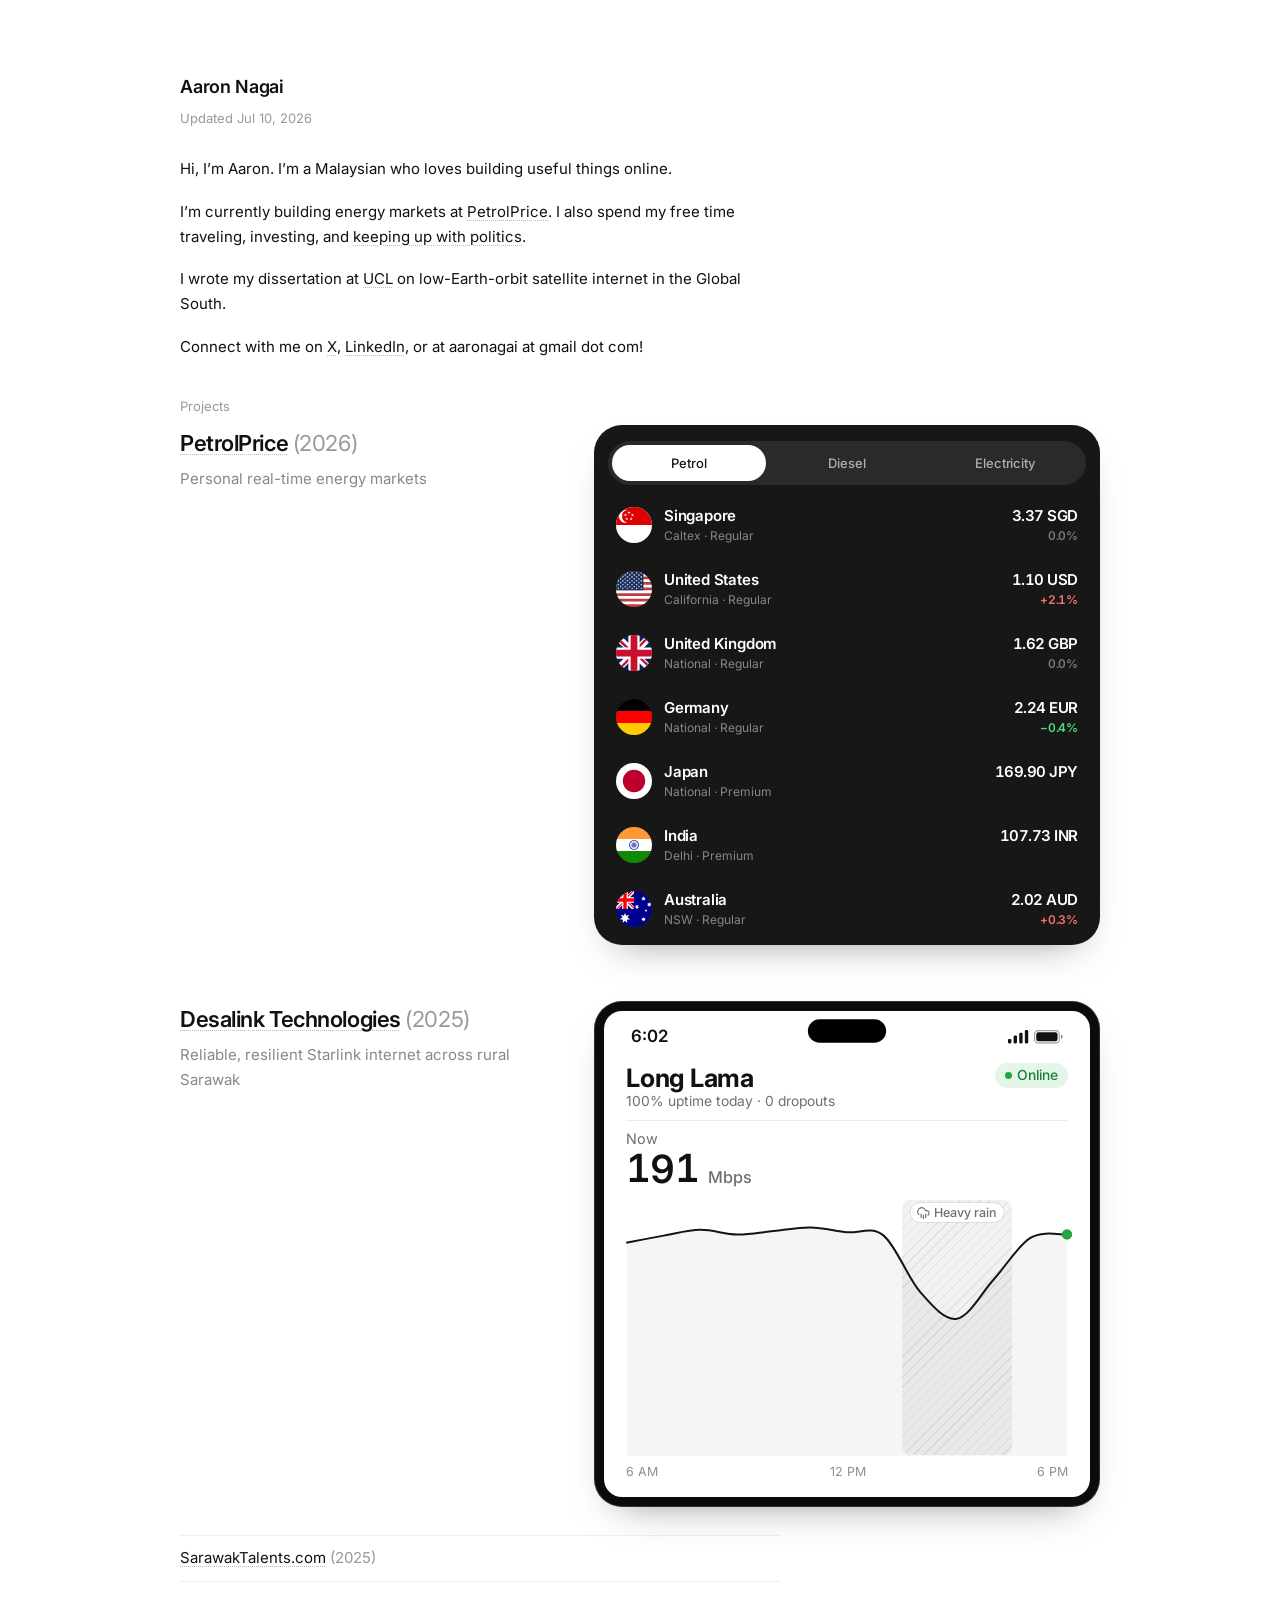
<file: index.html>
<!DOCTYPE html>
<html lang="en">

<head>
    <title>Aaron Nagai</title>

    <meta charset="UTF-8">
    <meta name="description" content="Making beautiful things on the internet">
    <meta name="author" content="Aaron Nagai">
    <meta name="viewport" content="width=device-width, initial-scale=1">

    <meta property="og:type" content="website">
    <meta property="og:url" content="https://aaronagai.com/">
    <meta property="og:title" content="Aaron Nagai">
    <meta property="og:description" content="Making beautiful things on the internet">
    <meta property="og:image" content="https://aaronagai.com/og-image.jpg">
    <meta property="og:image:width" content="1024">
    <meta property="og:image:height" content="537">

    <meta name="twitter:card" content="summary_large_image">
    <meta name="twitter:title" content="Aaron Nagai">
    <meta name="twitter:description" content="Making beautiful things on the internet">
    <meta name="twitter:image" content="https://aaronagai.com/og-image.jpg">

    <link rel="preconnect" href="https://fonts.googleapis.com">
    <link rel="preconnect" href="https://fonts.gstatic.com" crossorigin>
    <link rel="stylesheet" href="https://fonts.googleapis.com/css2?family=Inter:wght@400;500;600&display=swap">
    <link rel="stylesheet" href="index.css?v=26">
    <link rel="stylesheet" href="petrolprice-widget.css?v=18">
</head>

<body>
    <main>
        <div class="intro" id="writing">
            <h1>Aaron Nagai</h1>
            <p class="updated">Updated Jul 10, 2026</p>

            <p>Hi, I&rsquo;m Aaron. I&rsquo;m a Malaysian who loves building useful things online.</p>
            <p>I&rsquo;m currently building energy markets at <a href="https://petrolprice.xyz">PetrolPrice</a>. I also spend my free time traveling, investing, and <button type="button" class="writing-toggle" id="writing-toggle" aria-expanded="false" aria-controls="writing-list">keeping up with politics</button>.</p>
            <div class="writing-panel" id="writing-list" data-open="false" role="region" aria-label="Writing">
                <div class="writing-panel-inner">
                    <ul class="list list--writing">
                        <li>
                            <span class="list-group">2026</span>
                            <span class="list-title"><a href="/writing/kl-reforms-by-sector/">Kuala Lumpur: Reforms by Sector</a></span>
                            <time class="list-date" datetime="2026-11-05">5 Nov</time>
                        </li>
                    </ul>
                </div>
            </div>
            <p>I wrote my dissertation at <a href="https://www.ucl.ac.uk/">UCL</a> on low-Earth-orbit satellite internet in the Global South.</p>
            <p>Connect with me on <a href="https://x.com/aaronagai">X</a>, <a href="https://www.linkedin.com/in/aaronagai/">LinkedIn</a>, or at aaronagai at gmail dot com!</p>
        </div>

        <section class="product">
            <p class="product-kicker">Projects</p>
            <div class="product-split">
                <div class="product-copy">
                    <h2 class="product-title"><a href="https://petrolprice.xyz">PetrolPrice</a> <span class="product-year">(2026)</span></h2>
                    <p class="product-sub">Personal real-time energy markets</p>
                </div>
                <div class="product-visual">
                    <div class="pp-widget is-list" id="pp-widget">
                        <div class="pp-tabs" role="tablist" aria-label="Price lists">
                            <span class="pp-tabs-pill" aria-hidden="true"></span>
                            <button type="button" class="pp-tab" role="tab" aria-selected="true" data-tab="petrol">Petrol</button>
                            <button type="button" class="pp-tab" role="tab" aria-selected="false" data-tab="diesel">Diesel</button>
                            <button type="button" class="pp-tab" role="tab" aria-selected="false" data-tab="electricity">Electricity</button>
                        </div>
                        <div class="pp-list" id="pp-panel" role="tabpanel"></div>
                        <div class="pp-detail-stage" id="pp-detail-stage" hidden>
                            <div class="app-home-detail-sheet app-home-bottom-sheet" id="pp-home-detail-sheet" aria-hidden="true">
                                <button type="button" class="app-home-detail-sheet-backdrop app-home-bottom-sheet-backdrop" tabindex="-1" aria-hidden="true"></button>
                                <div class="app-home-detail-sheet-panel app-home-bottom-sheet-panel">
                                    <div class="app-home-detail-sheet-handle app-home-bottom-sheet-handle" aria-hidden="true">
                                        <span class="app-home-bottom-sheet-handle-bar"></span>
                                    </div>
                                    <div class="app-home-detail-actions"></div>
                                    <button type="button" class="app-home-detail-sheet-close app-home-bottom-sheet-close" aria-label="Back to market list">×</button>
                                    <h2 class="app-home-detail-sheet-sr-title" hidden>Market details</h2>
                                    <div class="app-home-detail-body sheet" aria-label="Market details">
                                        <div class="sheet-scroll app-home-detail-scroll">
                                            <div class="sheet-cards-stack">
                                                <div class="card">
                                                    <div class="app-home-detail-chart-head">
                                                        <div class="app-home-detail-chart-title-row">
                                                            <span class="app-home-flag fi fi-sg" aria-hidden="true"></span>
                                                            <div class="app-home-detail-chart-title-stack">
                                                                <div class="app-home-detail-chart-title">Singapore</div>
                                                                <div class="app-home-detail-chart-sub">Caltex · Regular</div>
                                                            </div>
                                                        </div>
                                                        <div class="app-home-detail-chart-metric">
                                                            <div class="app-home-detail-chart-price">3.37 SGD</div>
                                                            <div class="app-home-detail-chart-delta is-flat" id="pp-home-detail-delta">→ 0.00 (+0.00%)</div>
                                                        </div>
                                                    </div>
                                                    <div class="chart-wrap">
                                                        <canvas id="pp-home-detail-chart" aria-hidden="true"></canvas>
                                                        <div class="app-home-detail-chart-xfollow" aria-hidden="true"></div>
                                                        <button type="button" class="app-home-detail-forecast-toggle" id="pp-home-detail-forecast-toggle" aria-label="Find forecasted prices">
                                                            <span class="app-home-detail-forecast-toggle-icon" aria-hidden="true">
                                                                <svg width="20" height="20" viewBox="0 0 24 24" fill="none" xmlns="http://www.w3.org/2000/svg" stroke="currentColor" stroke-width="2" stroke-linecap="round" stroke-linejoin="round">
                                                                    <circle cx="12" cy="12" r="10"></circle>
                                                                    <line x1="12" y1="8" x2="12" y2="16"></line>
                                                                    <line x1="8" y1="12" x2="16" y2="12"></line>
                                                                </svg>
                                                            </span>
                                                            <span class="app-home-detail-forecast-toggle-label">Find forecasted prices</span>
                                                        </button>
                                                    </div>
                                                    <div class="app-home-detail-chart-footer">
                                                        <div class="app-home-detail-chart-tabs" role="tablist" aria-label="Chart timeframe" id="pp-home-detail-chart-tabs">
                                                            <span class="app-home-detail-chart-tabs-pill" aria-hidden="true"></span>
                                                            <button type="button" class="app-home-detail-chart-tab" data-range="1w" role="tab" aria-selected="false">1W</button>
                                                            <button type="button" class="app-home-detail-chart-tab" data-range="1m" role="tab" aria-selected="false">1M</button>
                                                            <button type="button" class="app-home-detail-chart-tab is-active" data-range="1y" role="tab" aria-selected="true">1Y</button>
                                                            <button type="button" class="app-home-detail-chart-tab" data-range="5y" role="tab" aria-selected="false">5Y</button>
                                                        </div>
                                                        <p class="app-home-detail-forecast-note" id="pp-home-detail-forecast-note" hidden>Dashed line: forecasted next prices — estimates from existing price data only, without considering external factors.</p>
                                                    </div>
                                                </div>
                                            </div>
                                        </div>
                                    </div>
                                </div>
                            </div>
                        </div>
                    </div>
                </div>
            </div>
        </section>
        <section class="product product--desalink">
            <div class="product-split">
                <div class="product-copy">
                    <h2 class="product-title"><a href="https://desalink.xyz">Desalink Technologies</a> <span class="product-year">(2025)</span></h2>
                    <p class="product-sub">Reliable, resilient Starlink internet across rural Sarawak</p>
                </div>
                <div class="product-visual">
                    <div class="demo-host" id="stormDemo" role="group"
                         aria-label="Desalink Terminal for Long Lama: one day of internet speed. Speed dips from about 190 to 118 Mbps in heavy rain between 2 and 4 PM, and the site stays online with 100% uptime and 0 dropouts."></div>
                </div>
            </div>
        </section>
        <ul class="list">
            <li>
                <span class="list-title"><a href="https://sarawaktalents.com">SarawakTalents.com</a> <span class="list-year">(2025)</span></span>
            </li>
        </ul>
    </main>
    <!-- Writing list: opened from the intro, and already open when arriving at /#writing -->
    <script>
        (function () {
            var toggle = document.getElementById('writing-toggle');
            var panel = document.getElementById('writing-list');
            var set = function (open) {
                panel.setAttribute('data-open', open);
                toggle.setAttribute('aria-expanded', open);
            };
            toggle.addEventListener('click', function () {
                set(panel.getAttribute('data-open') !== 'true');
            });
            if (location.hash === '#writing') {
                panel.classList.add('is-instant');
                set(true);
                requestAnimationFrame(function () {
                    requestAnimationFrame(function () { panel.classList.remove('is-instant'); });
                });
            }
        })();
    </script>
    <script src="ppx-digit-spans.js?v=17"></script>
    <script src="petrolprice-widget.js?v=19"></script>
    <!-- Desalink terminal: loaded once near the viewport, styles first so it never flashes unstyled -->
    <script>
        (function () {
            var host = document.getElementById('stormDemo');
            if (!host) return;
            var load = function () {
                var css = document.createElement('link');
                css.rel = 'stylesheet'; css.href = 'desalink-demo.css?v=6';
                css.onload = css.onerror = function () {
                    var js = document.createElement('script');
                    js.src = 'desalink-demo.js?v=6';
                    document.body.appendChild(js);
                };
                document.head.appendChild(css);
            };
            if (!('IntersectionObserver' in window)) return load();
            var io = new IntersectionObserver(function (entries) {
                if (entries.some(function (e) { return e.isIntersecting; })) { io.disconnect(); load(); }
            }, { rootMargin: '600px 0px' });
            io.observe(host);
        })();
    </script>
</body>

</html>
</file>
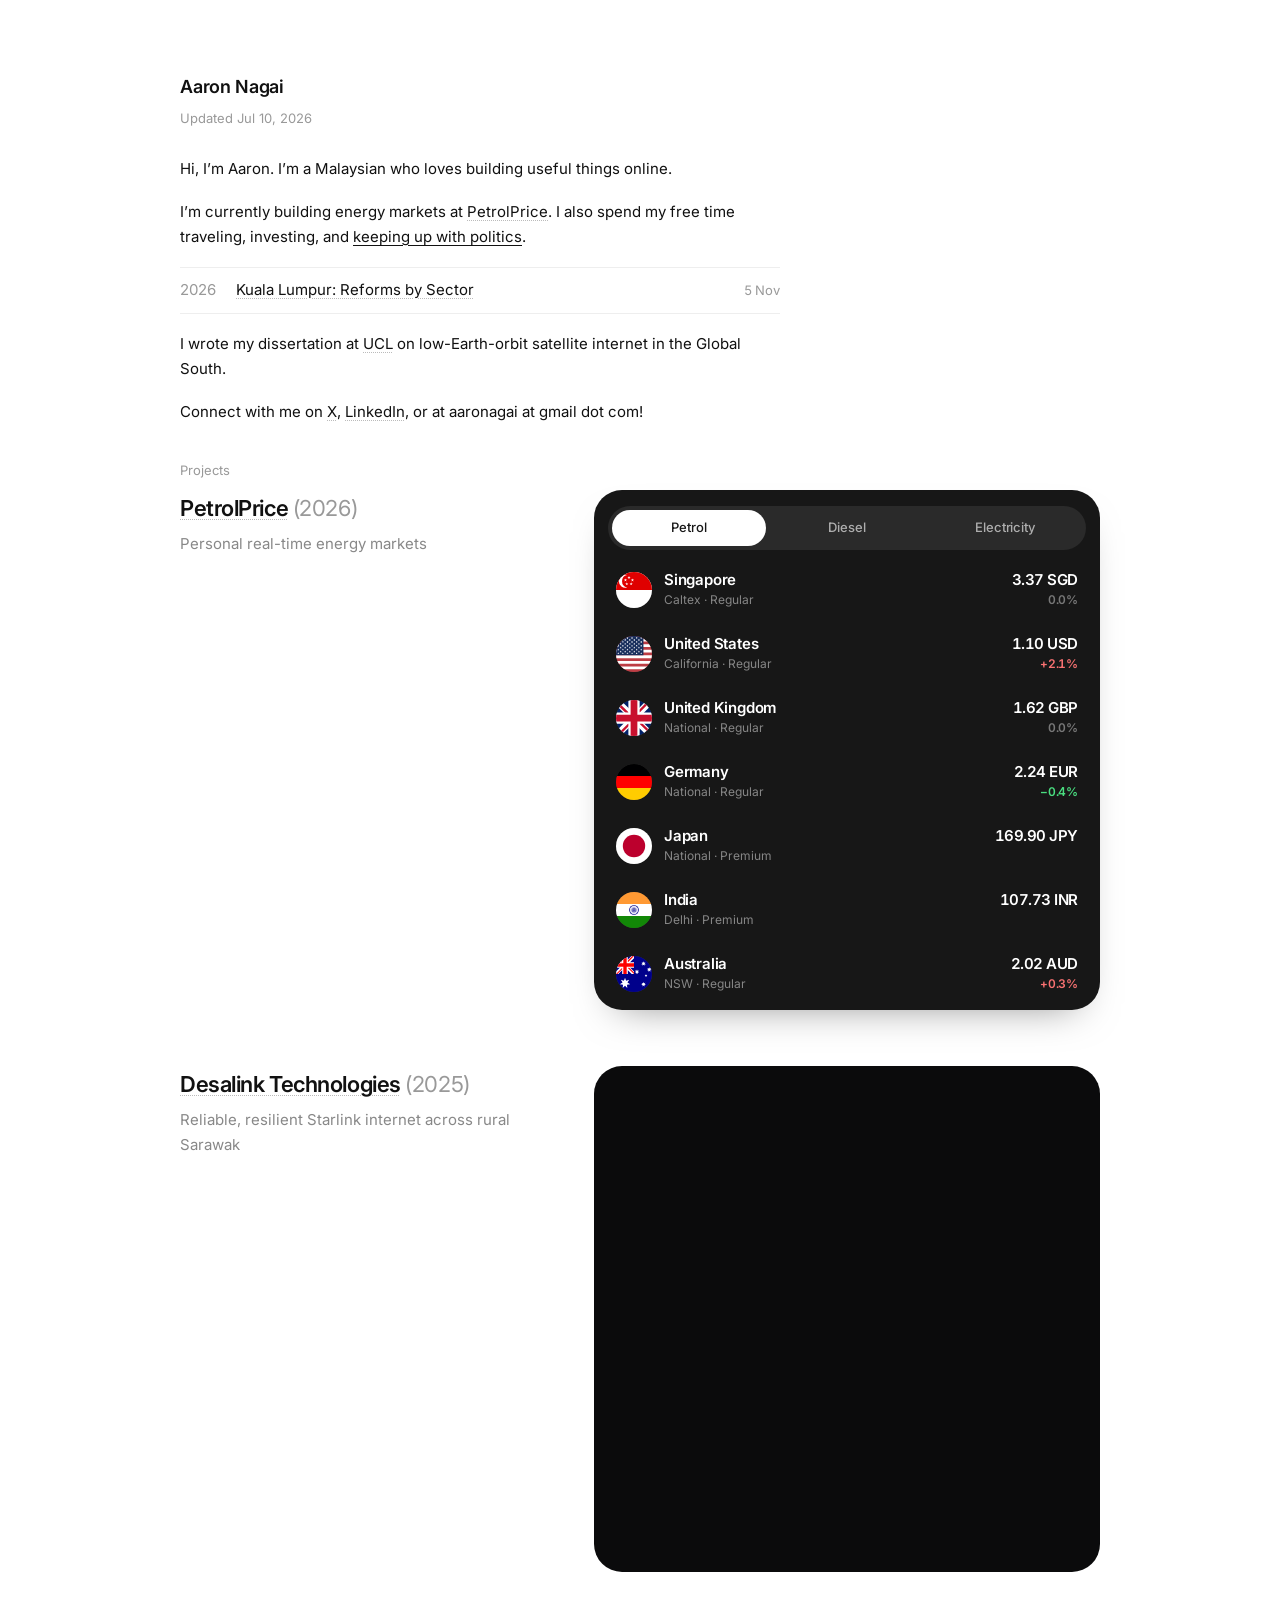
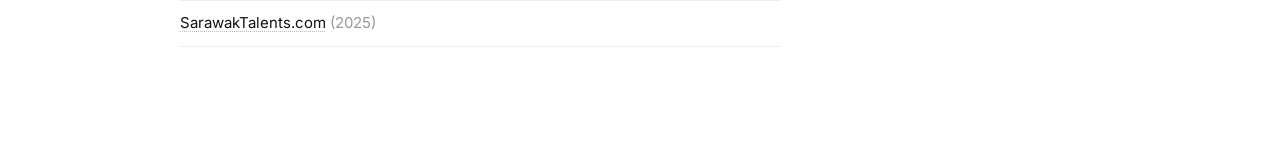
<file: writing/index.html>
<!DOCTYPE html>
<html lang="en">

<head>
    <title>Writing &middot; Aaron Nagai</title>
    <meta charset="UTF-8">
    <meta http-equiv="refresh" content="0; url=/#writing">
    <link rel="canonical" href="https://aaronagai.com/#writing">
</head>

<body>
    <a href="/#writing">Writing</a>
</body>

</html>
</file>
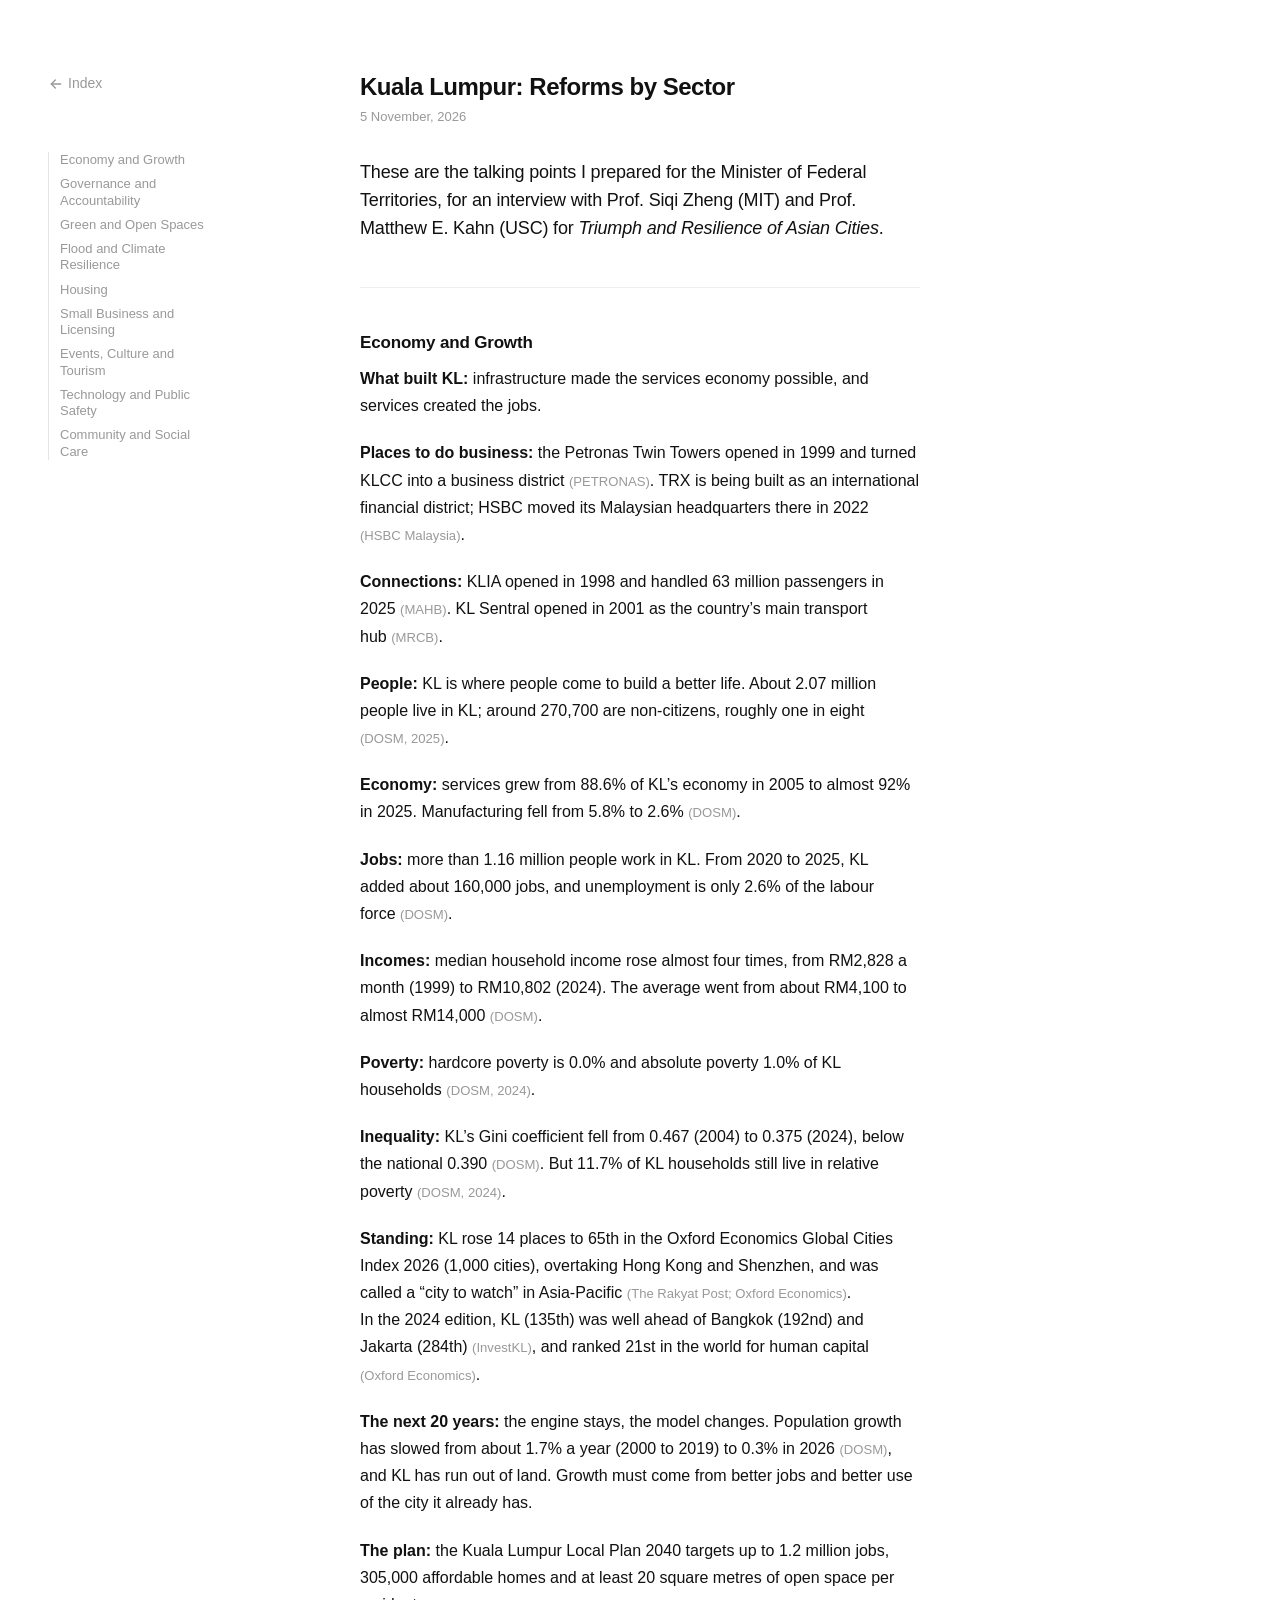
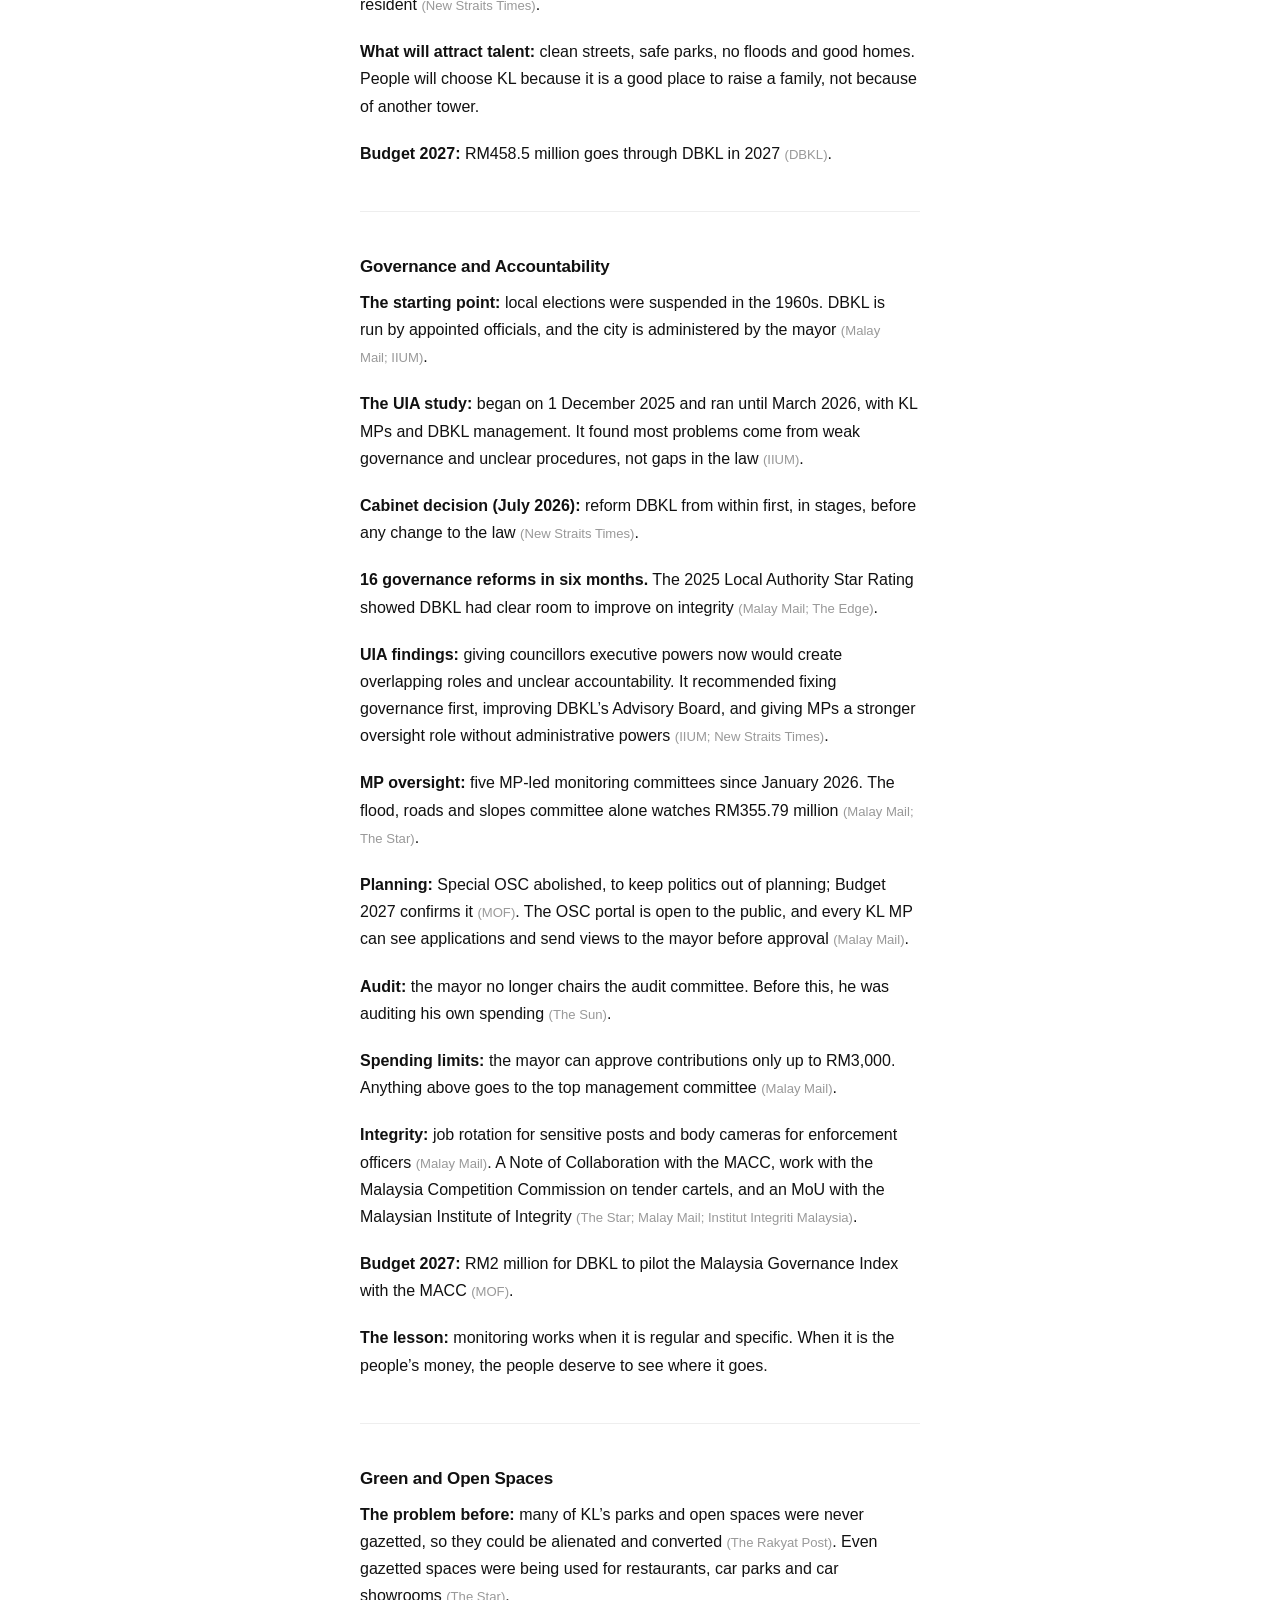
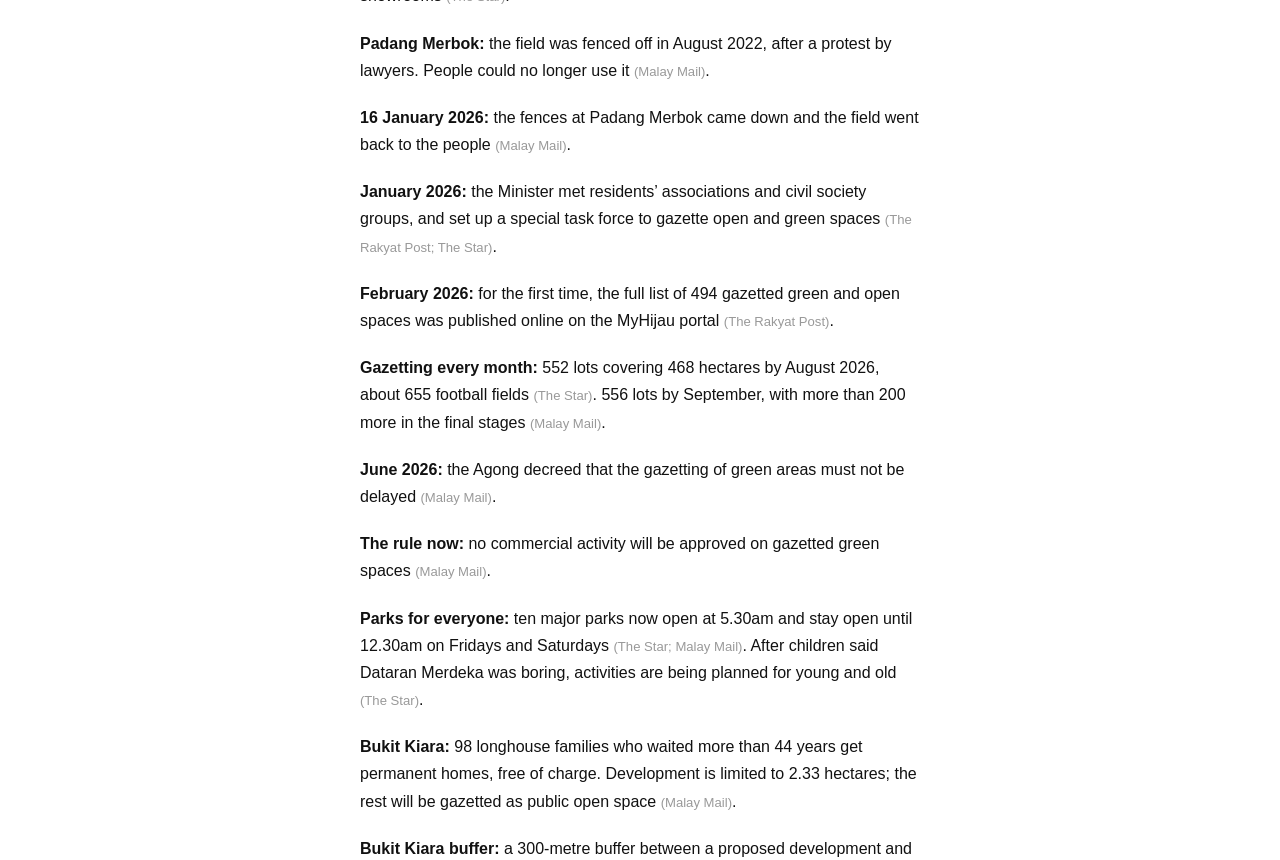
<file: writing/kl-mit-book-interview/index.html>
<!DOCTYPE html>
<html lang="en">

<head>
    <title>Kuala Lumpur: Reforms by Sector &middot; Aaron Nagai</title>
    <meta charset="UTF-8">
    <meta name="robots" content="noindex">
    <meta http-equiv="refresh" content="0; url=/writing/kl-reforms-by-sector/">
    <link rel="canonical" href="https://aaronagai.com/writing/kl-reforms-by-sector/">
</head>

<body>
    <a href="/writing/kl-reforms-by-sector/">Kuala Lumpur: Reforms by Sector</a>
</body>

</html>
</file>
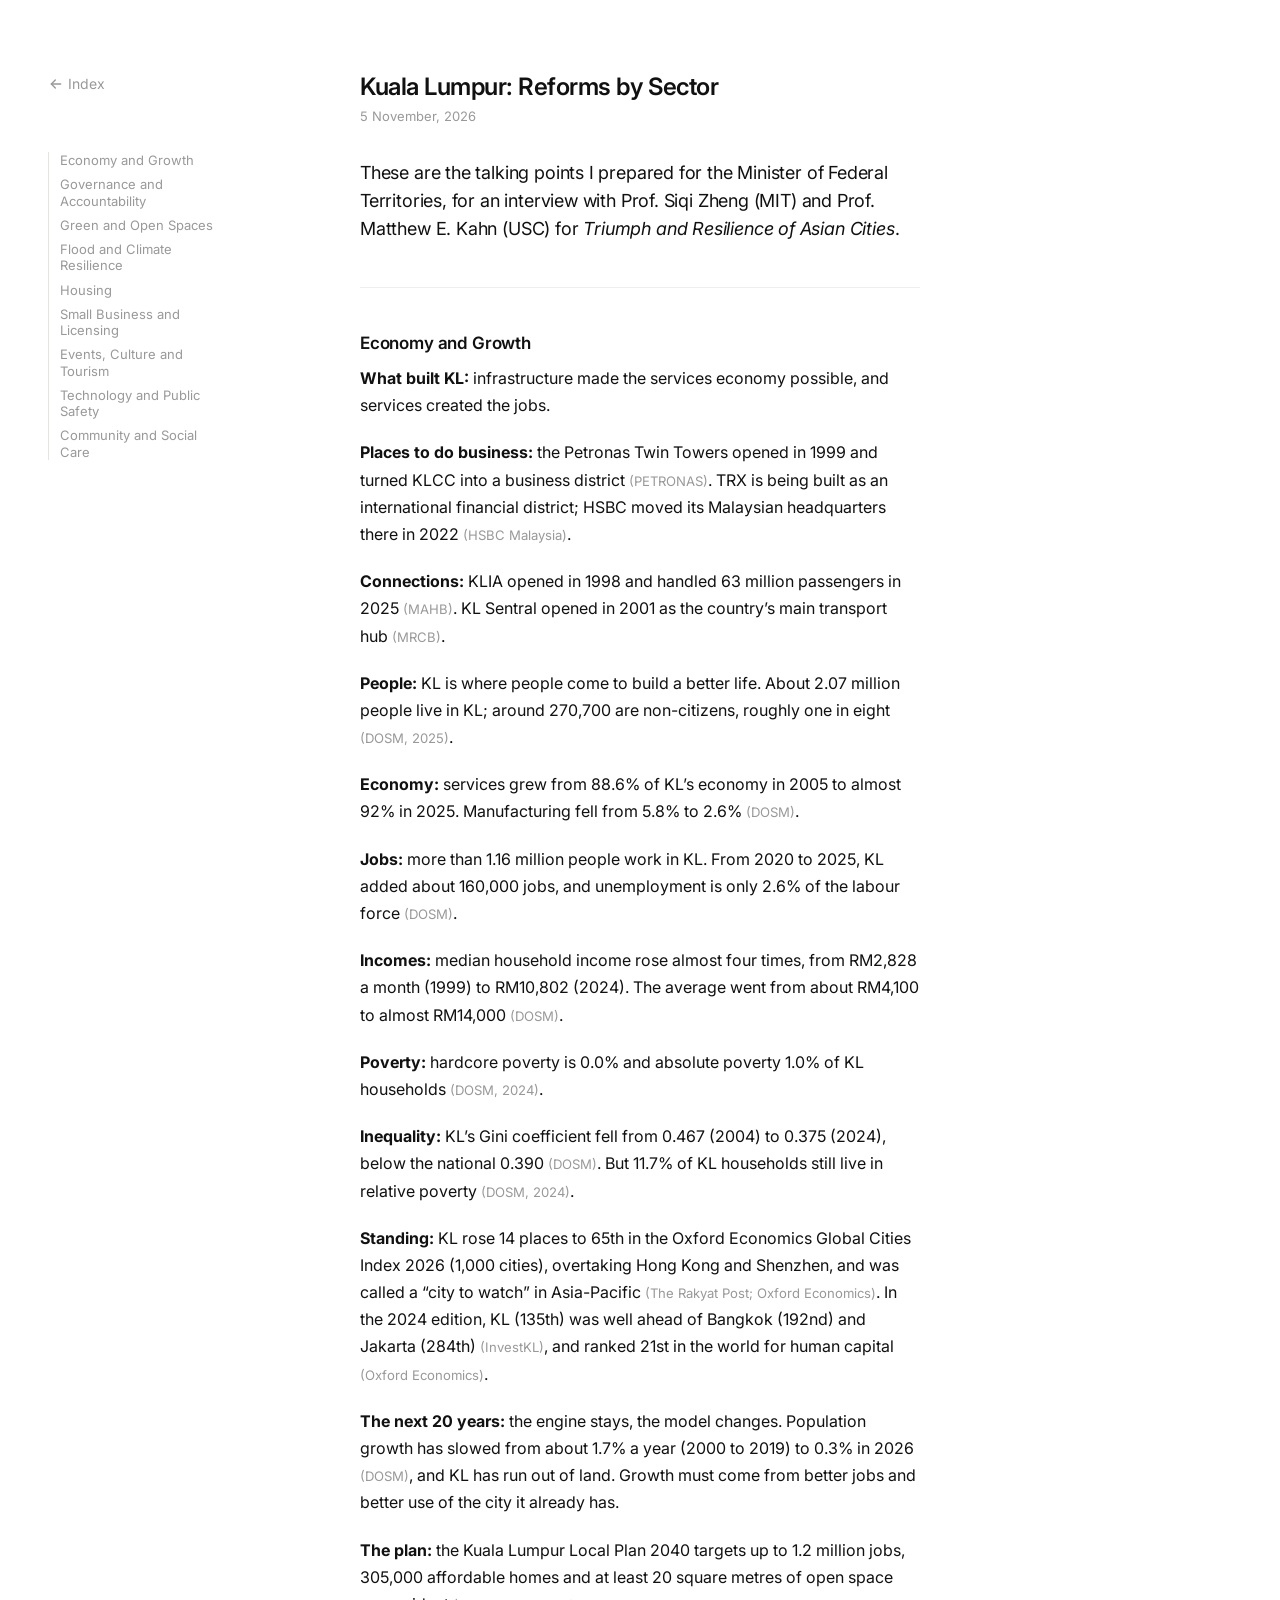
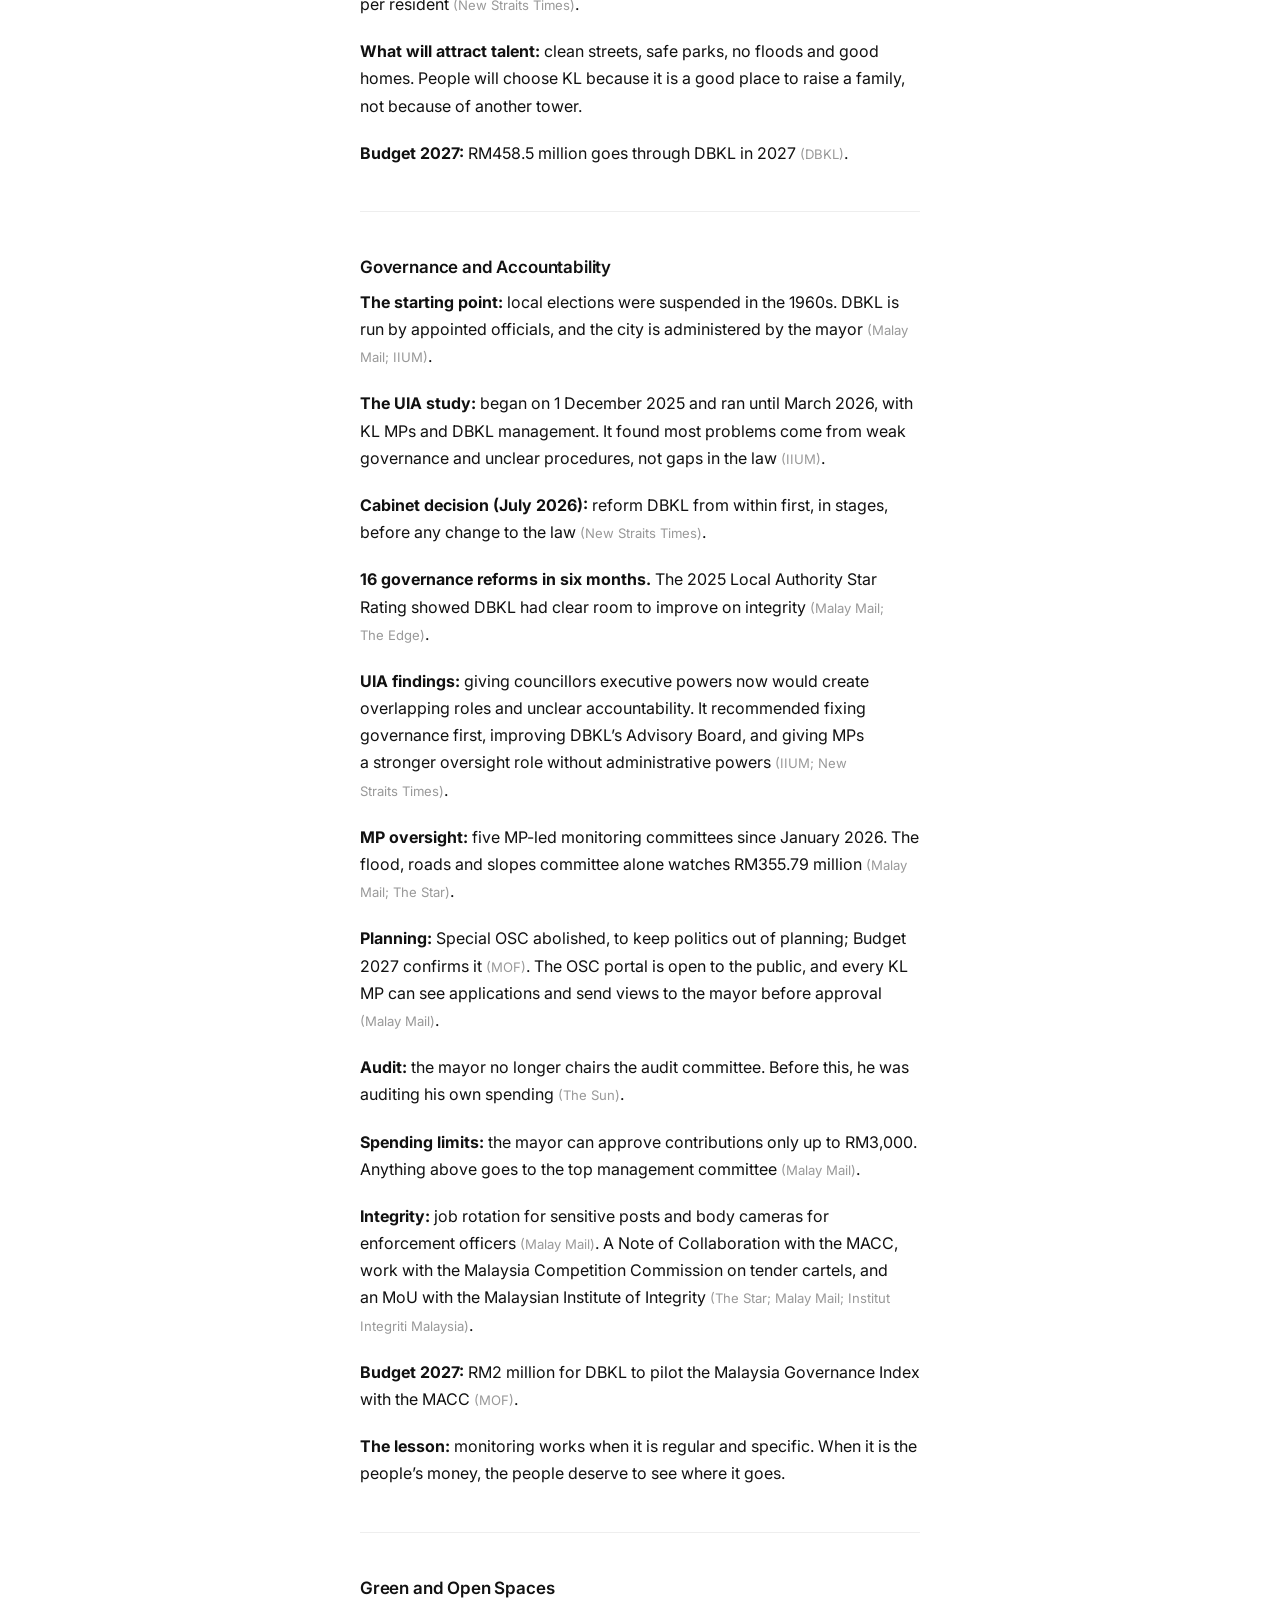
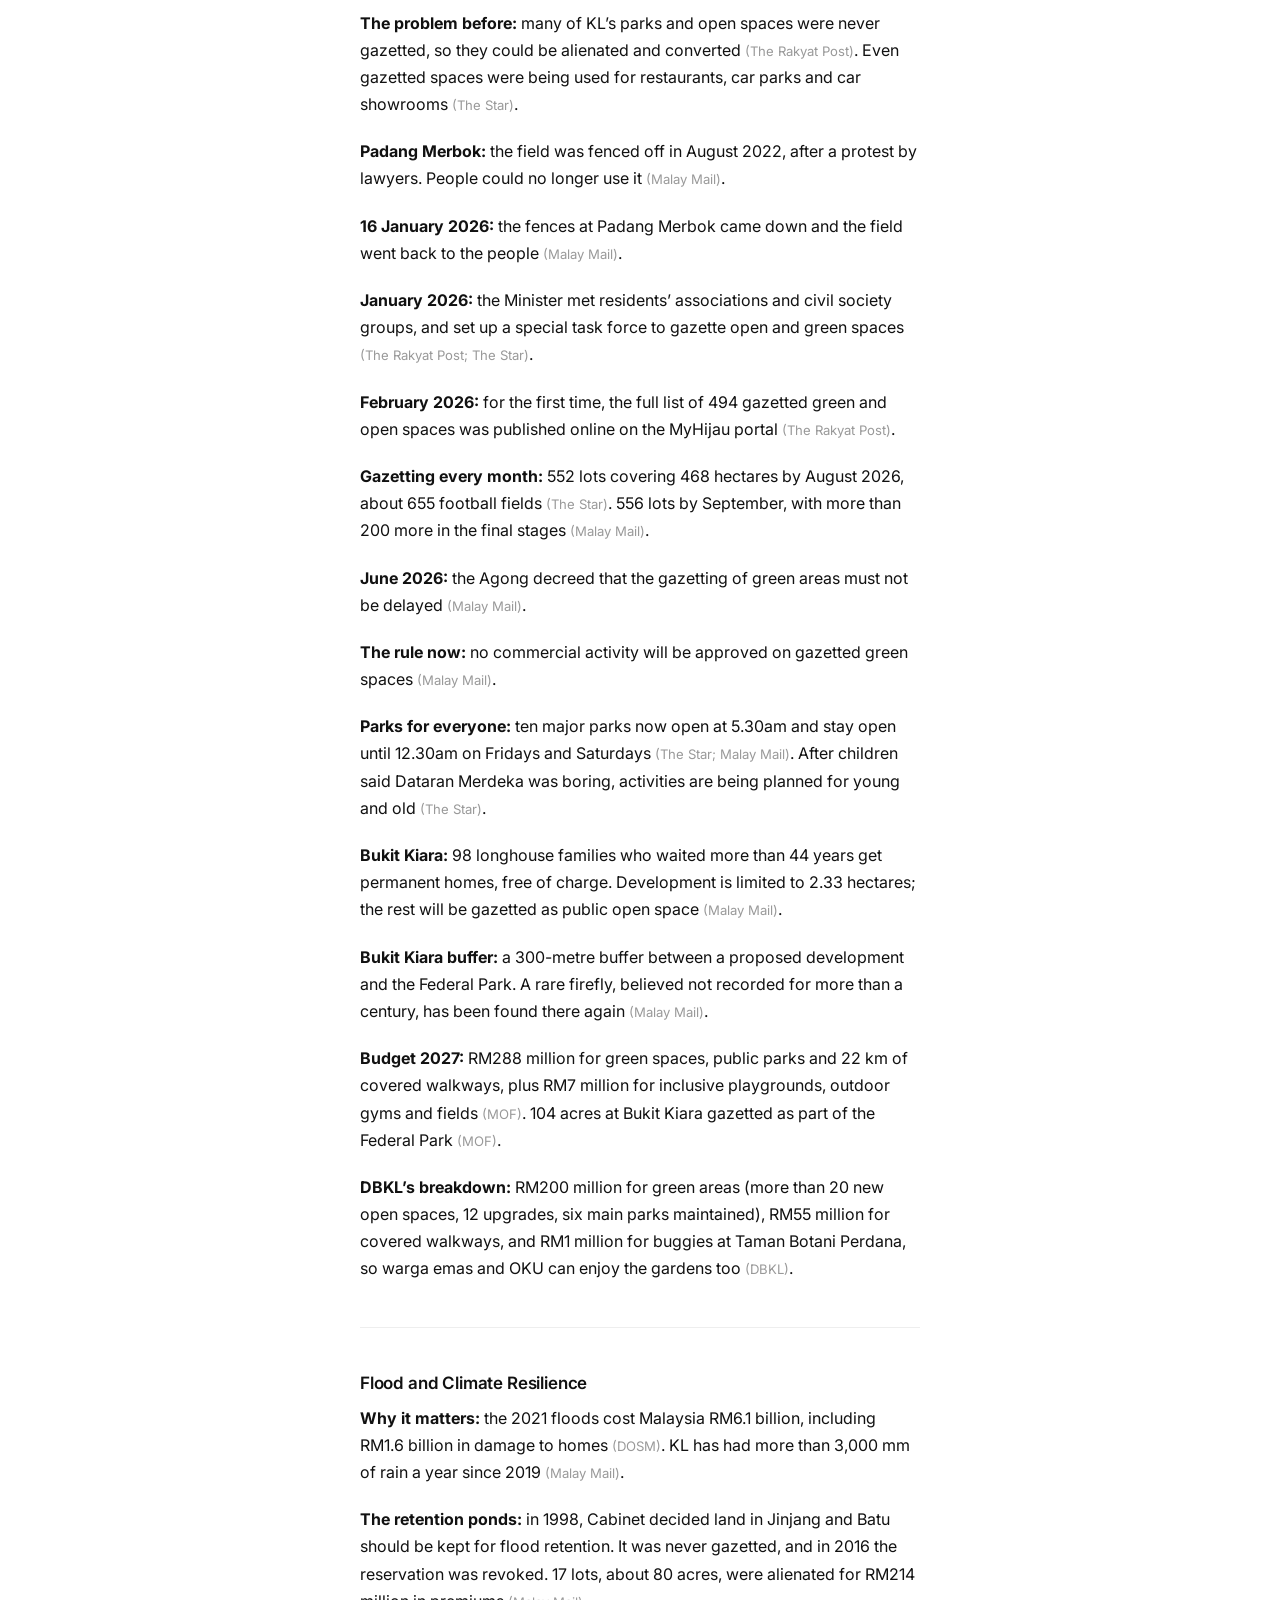
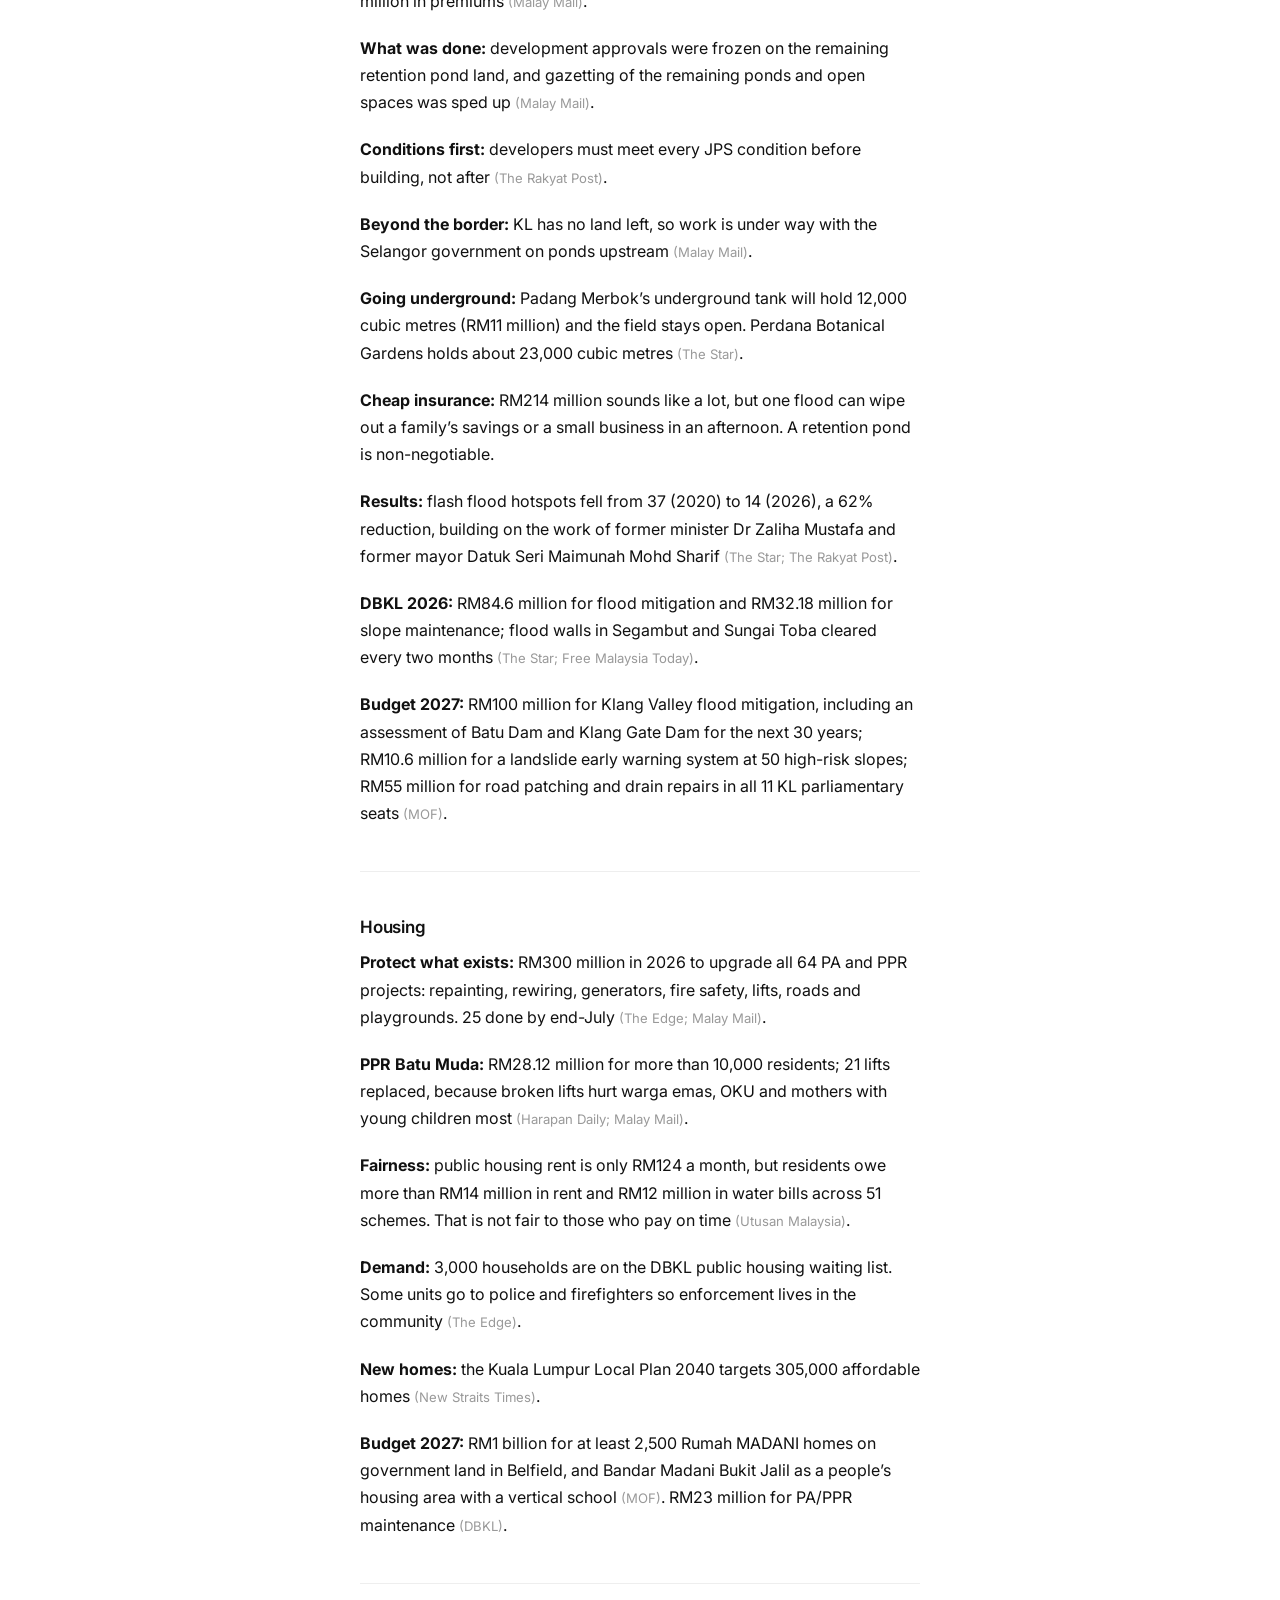
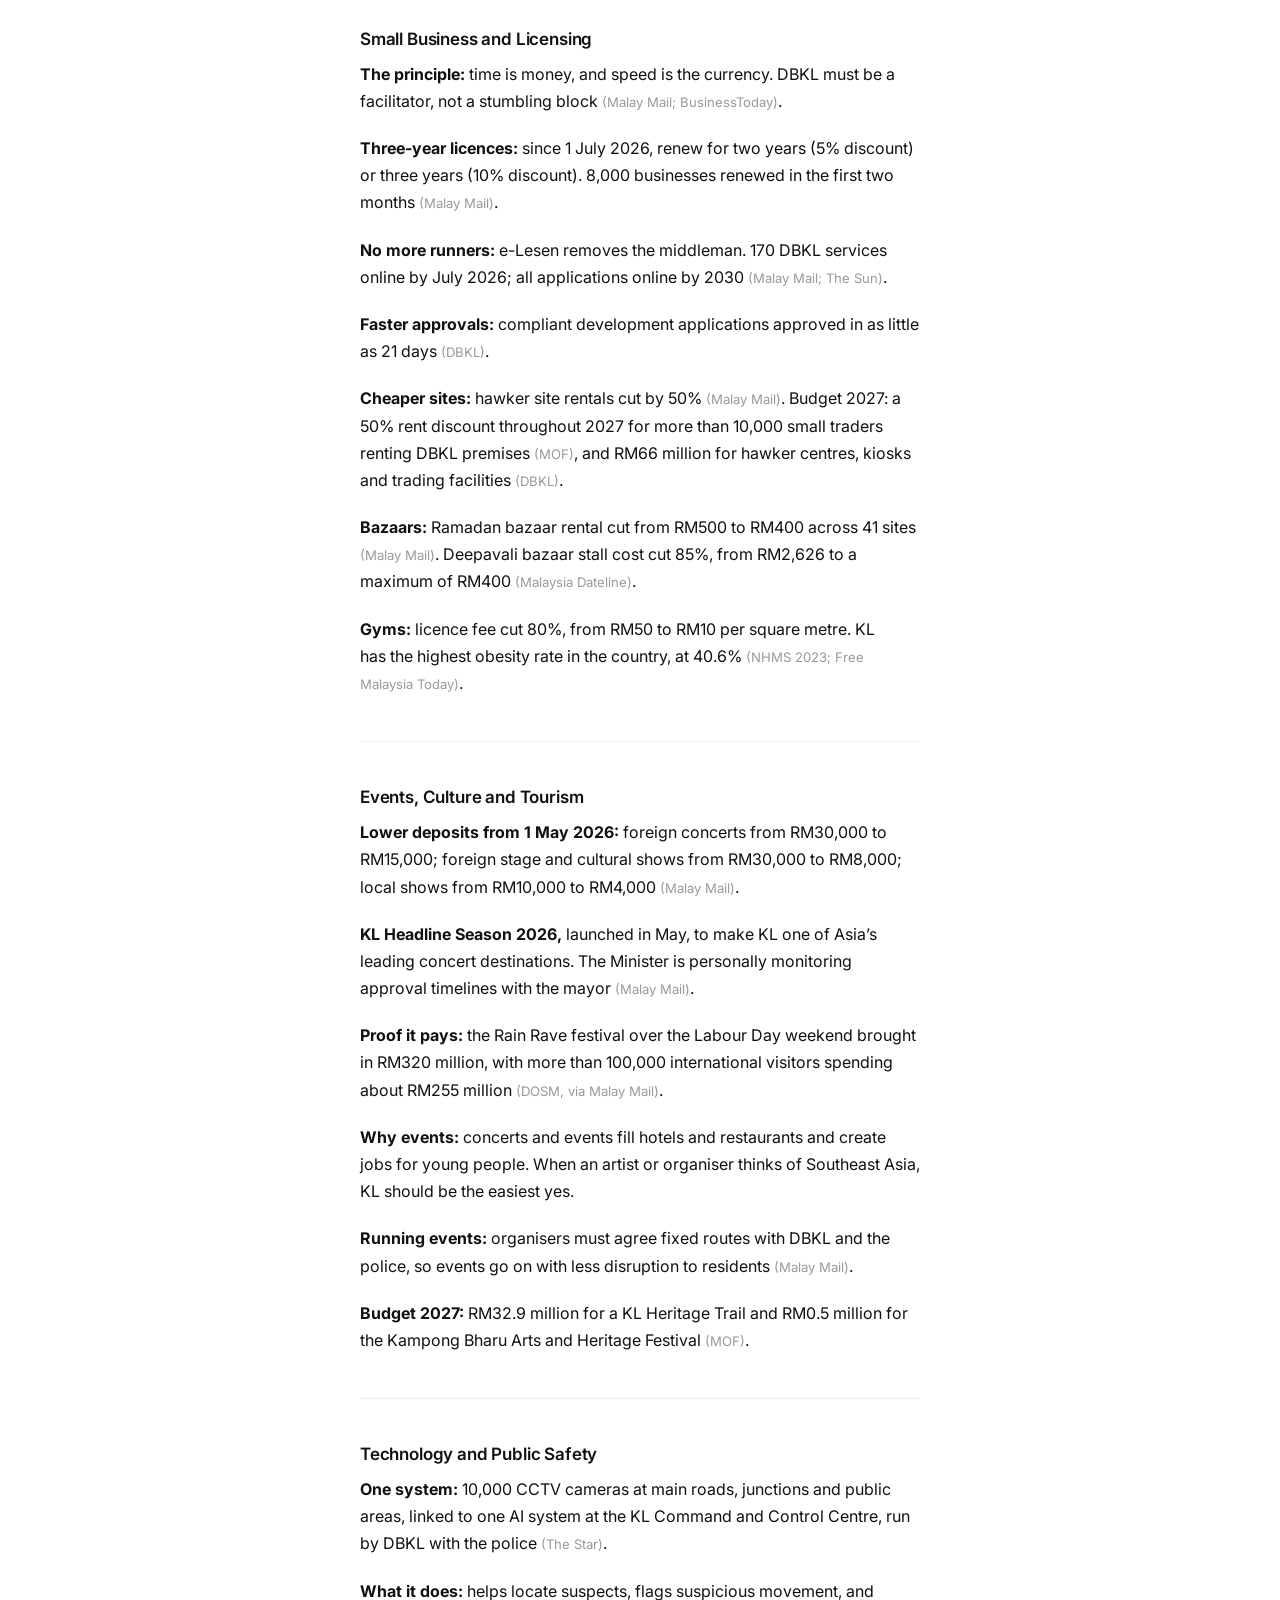
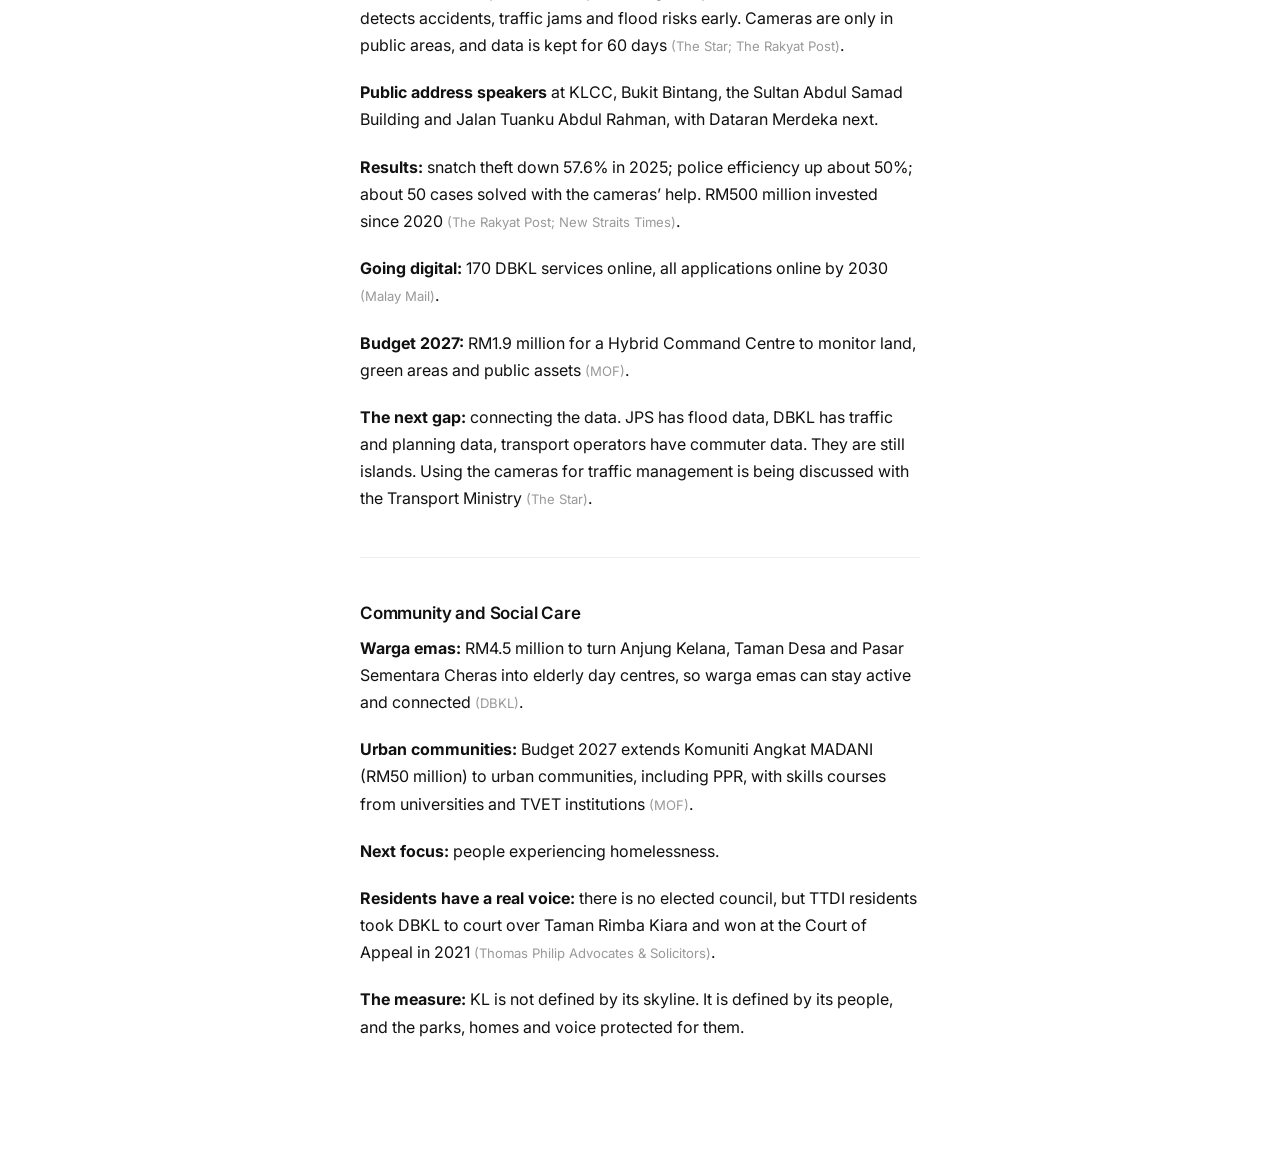
<file: writing/kl-reforms-by-sector/index.html>
<!DOCTYPE html>
<html lang="en">

<head>
    <title>Kuala Lumpur: Reforms by Sector &middot; Aaron Nagai</title>

    <meta charset="UTF-8">
    <meta name="description" content="Talking points prepared for the Minister of Federal Territories for an interview with Prof. Siqi Zheng and Prof. Matthew E. Kahn: what has changed in Kuala Lumpur, sector by sector.">
    <meta name="author" content="Aaron Nagai">
    <meta name="viewport" content="width=device-width, initial-scale=1">
    <link rel="canonical" href="https://aaronagai.com/writing/kl-reforms-by-sector/">

    <meta property="og:type" content="article">
    <meta property="og:url" content="https://aaronagai.com/writing/kl-reforms-by-sector/">
    <meta property="og:title" content="Kuala Lumpur: Reforms by Sector">
    <meta property="og:description" content="Talking points prepared for the Minister of Federal Territories for an interview with Prof. Siqi Zheng and Prof. Matthew E. Kahn: what has changed in Kuala Lumpur, sector by sector.">
    <meta property="og:image" content="https://aaronagai.com/og-image.jpg">
    <meta property="og:image:width" content="1024">
    <meta property="og:image:height" content="537">

    <meta name="twitter:card" content="summary_large_image">
    <meta name="twitter:title" content="Kuala Lumpur: Reforms by Sector">
    <meta name="twitter:description" content="Talking points prepared for the Minister of Federal Territories for an interview with Prof. Siqi Zheng and Prof. Matthew E. Kahn: what has changed in Kuala Lumpur, sector by sector.">
    <meta name="twitter:image" content="https://aaronagai.com/og-image.jpg">

    <link rel="preconnect" href="https://fonts.googleapis.com">
    <link rel="preconnect" href="https://fonts.gstatic.com" crossorigin>
    <link rel="stylesheet" href="https://fonts.googleapis.com/css2?family=Inter:wght@400;500;600&display=swap">
    <link rel="stylesheet" href="/index.css?v=26">
    <link rel="stylesheet" href="/writing.css?v=4">
</head>

<body id="top">
    <div class="page-fade" aria-hidden="true"></div>

    <main class="article">
        <aside class="aside">
            <a class="back" href="/#writing">
                <svg width="16" height="16" viewBox="0 0 24 24" fill="none" stroke="currentColor" stroke-width="2" stroke-linecap="round" stroke-linejoin="round" aria-hidden="true">
                    <path d="M19 12H5"></path>
                    <path d="m11 6-6 6 6 6"></path>
                </svg>
                Index
            </a>
            <nav class="toc" aria-label="Contents">
                <a class="toc-title" href="#top">Reforms by Sector</a>
            </nav>
        </aside>

        <article>
            <header class="article-head">
                <h1>Kuala Lumpur: Reforms by Sector</h1>
                <time class="article-date" datetime="2026-11-05">5 November, 2026</time>
            </header>

            <div class="prose">
                <p class="lede">These are the talking points I prepared for the Minister of Federal Territories, for an interview with Prof. Siqi Zheng (MIT) and Prof. Matthew E. Kahn (USC) for <em>Triumph and Resilience of Asian Cities</em>.</p>

                <hr>

                <h2 id="economy-and-growth">Economy and Growth</h2>
                <p><strong>What built KL:</strong> infrastructure made the services economy possible, and services created the jobs.</p>
                <p><strong>Places to do business:</strong> the Petronas Twin Towers opened in 1999 and turned KLCC into a business district <span class="src">(PETRONAS)</span>. TRX is being built as an international financial district; HSBC moved its Malaysian headquarters there in 2022 <span class="src">(HSBC Malaysia)</span>.</p>
                <p><strong>Connections:</strong> KLIA opened in 1998 and handled 63 million passengers in 2025 <span class="src">(MAHB)</span>. KL Sentral opened in 2001 as the country’s main transport hub <span class="src">(MRCB)</span>.</p>
                <p><strong>People:</strong> KL is where people come to build a better life. About 2.07 million people live in KL; around 270,700 are non-citizens, roughly one in eight <span class="src">(DOSM, 2025)</span>.</p>
                <p><strong>Economy:</strong> services grew from 88.6% of KL’s economy in 2005 to almost 92% in 2025. Manufacturing fell from 5.8% to 2.6% <span class="src">(DOSM)</span>.</p>
                <p><strong>Jobs:</strong> more than 1.16 million people work in KL. From 2020 to 2025, KL added about 160,000 jobs, and unemployment is only 2.6% of the labour force <span class="src">(DOSM)</span>.</p>
                <p><strong>Incomes:</strong> median household income rose almost four times, from RM2,828 a month (1999) to RM10,802 (2024). The average went from about RM4,100 to almost RM14,000 <span class="src">(DOSM)</span>.</p>
                <p><strong>Poverty:</strong> hardcore poverty is 0.0% and absolute poverty 1.0% of KL households <span class="src">(DOSM, 2024)</span>.</p>
                <p><strong>Inequality:</strong> KL’s Gini coefficient fell from 0.467 (2004) to 0.375 (2024), below the national 0.390 <span class="src">(DOSM)</span>. But 11.7% of KL households still live in relative poverty <span class="src">(DOSM, 2024)</span>.</p>
                <p><strong>Standing:</strong> KL rose 14 places to 65th in the Oxford Economics Global Cities Index 2026 (1,000 cities), overtaking Hong Kong and Shenzhen, and was called a “city to watch” in Asia-Pacific <span class="src">(The Rakyat Post; Oxford Economics)</span>. In the 2024 edition, KL (135th) was well ahead of Bangkok (192nd) and Jakarta (284th) <span class="src">(InvestKL)</span>, and ranked 21st in the world for human capital <span class="src">(Oxford Economics)</span>.</p>
                <p><strong>The next 20 years:</strong> the engine stays, the model changes. Population growth has slowed from about 1.7% a year (2000 to 2019) to 0.3% in 2026 <span class="src">(DOSM)</span>, and KL has run out of land. Growth must come from better jobs and better use of the city it already has.</p>
                <p><strong>The plan:</strong> the Kuala Lumpur Local Plan 2040 targets up to 1.2 million jobs, 305,000 affordable homes and at least 20 square metres of open space per resident <span class="src">(New Straits Times)</span>.</p>
                <p><strong>What will attract talent:</strong> clean streets, safe parks, no floods and good homes. People will choose KL because it is a good place to raise a family, not because of another tower.</p>
                <p><strong>Budget 2027:</strong> RM458.5 million goes through DBKL in 2027 <span class="src">(DBKL)</span>.</p>
                <hr>

                <h2 id="governance-and-accountability">Governance and Accountability</h2>
                <p><strong>The starting point:</strong> local elections were suspended in the 1960s. DBKL is run by appointed officials, and the city is administered by the mayor <span class="src">(Malay Mail; IIUM)</span>.</p>
                <p><strong>The UIA study:</strong> began on 1 December 2025 and ran until March 2026, with KL MPs and DBKL management. It found most problems come from weak governance and unclear procedures, not gaps in the law <span class="src">(IIUM)</span>.</p>
                <p><strong>Cabinet decision (July 2026):</strong> reform DBKL from within first, in stages, before any change to the law <span class="src">(New Straits Times)</span>.</p>
                <p><strong>16 governance reforms in six months.</strong> The 2025 Local Authority Star Rating showed DBKL had clear room to improve on integrity <span class="src">(Malay Mail; The Edge)</span>.</p>
                <p><strong>UIA findings:</strong> giving councillors executive powers now would create overlapping roles and unclear accountability. It recommended fixing governance first, improving DBKL’s Advisory Board, and giving MPs a stronger oversight role without administrative powers <span class="src">(IIUM; New Straits Times)</span>.</p>
                <p><strong>MP oversight:</strong> five MP-led monitoring committees since January 2026. The flood, roads and slopes committee alone watches RM355.79 million <span class="src">(Malay Mail; The Star)</span>.</p>
                <p><strong>Planning:</strong> Special OSC abolished, to keep politics out of planning; Budget 2027 confirms it <span class="src">(MOF)</span>. The OSC portal is open to the public, and every KL MP can see applications and send views to the mayor before approval <span class="src">(Malay Mail)</span>.</p>
                <p><strong>Audit:</strong> the mayor no longer chairs the audit committee. Before this, he was auditing his own spending <span class="src">(The Sun)</span>.</p>
                <p><strong>Spending limits:</strong> the mayor can approve contributions only up to RM3,000. Anything above goes to the top management committee <span class="src">(Malay Mail)</span>.</p>
                <p><strong>Integrity:</strong> job rotation for sensitive posts and body cameras for enforcement officers <span class="src">(Malay Mail)</span>. A Note of Collaboration with the MACC, work with the Malaysia Competition Commission on tender cartels, and an MoU with the Malaysian Institute of Integrity <span class="src">(The Star; Malay Mail; Institut Integriti Malaysia)</span>.</p>
                <p><strong>Budget 2027:</strong> RM2 million for DBKL to pilot the Malaysia Governance Index with the MACC <span class="src">(MOF)</span>.</p>
                <p><strong>The lesson:</strong> monitoring works when it is regular and specific. When it is the people’s money, the people deserve to see where it goes.</p>
                <hr>

                <h2 id="green-and-open-spaces">Green and Open Spaces</h2>
                <p><strong>The problem before:</strong> many of KL’s parks and open spaces were never gazetted, so they could be alienated and converted <span class="src">(The Rakyat Post)</span>. Even gazetted spaces were being used for restaurants, car parks and car showrooms <span class="src">(The Star)</span>.</p>
                <p><strong>Padang Merbok:</strong> the field was fenced off in August 2022, after a protest by lawyers. People could no longer use it <span class="src">(Malay Mail)</span>.</p>
                <p><strong>16 January 2026:</strong> the fences at Padang Merbok came down and the field went back to the people <span class="src">(Malay Mail)</span>.</p>
                <p><strong>January 2026:</strong> the Minister met residents’ associations and civil society groups, and set up a special task force to gazette open and green spaces <span class="src">(The Rakyat Post; The Star)</span>.</p>
                <p><strong>February 2026:</strong> for the first time, the full list of 494 gazetted green and open spaces was published online on the MyHijau portal <span class="src">(The Rakyat Post)</span>.</p>
                <p><strong>Gazetting every month:</strong> 552 lots covering 468 hectares by August 2026, about 655 football fields <span class="src">(The Star)</span>. 556 lots by September, with more than 200 more in the final stages <span class="src">(Malay Mail)</span>.</p>
                <p><strong>June 2026:</strong> the Agong decreed that the gazetting of green areas must not be delayed <span class="src">(Malay Mail)</span>.</p>
                <p><strong>The rule now:</strong> no commercial activity will be approved on gazetted green spaces <span class="src">(Malay Mail)</span>.</p>
                <p><strong>Parks for everyone:</strong> ten major parks now open at 5.30am and stay open until 12.30am on Fridays and Saturdays <span class="src">(The Star; Malay Mail)</span>. After children said Dataran Merdeka was boring, activities are being planned for young and old <span class="src">(The Star)</span>.</p>
                <p><strong>Bukit Kiara:</strong> 98 longhouse families who waited more than 44 years get permanent homes, free of charge. Development is limited to 2.33 hectares; the rest will be gazetted as public open space <span class="src">(Malay Mail)</span>.</p>
                <p><strong>Bukit Kiara buffer:</strong> a 300-metre buffer between a proposed development and the Federal Park. A rare firefly, believed not recorded for more than a century, has been found there again <span class="src">(Malay Mail)</span>.</p>
                <p><strong>Budget 2027:</strong> RM288 million for green spaces, public parks and 22 km of covered walkways, plus RM7 million for inclusive playgrounds, outdoor gyms and fields <span class="src">(MOF)</span>. 104 acres at Bukit Kiara gazetted as part of the Federal Park <span class="src">(MOF)</span>.</p>
                <p><strong>DBKL’s breakdown:</strong> RM200 million for green areas (more than 20 new open spaces, 12 upgrades, six main parks maintained), RM55 million for covered walkways, and RM1 million for buggies at Taman Botani Perdana, so warga emas and OKU can enjoy the gardens too <span class="src">(DBKL)</span>.</p>
                <hr>

                <h2 id="flood-and-climate-resilience">Flood and Climate Resilience</h2>
                <p><strong>Why it matters:</strong> the 2021 floods cost Malaysia RM6.1 billion, including RM1.6 billion in damage to homes <span class="src">(DOSM)</span>. KL has had more than 3,000 mm of rain a year since 2019 <span class="src">(Malay Mail)</span>.</p>
                <p><strong>The retention ponds:</strong> in 1998, Cabinet decided land in Jinjang and Batu should be kept for flood retention. It was never gazetted, and in 2016 the reservation was revoked. 17 lots, about 80 acres, were alienated for RM214 million in premiums <span class="src">(Malay Mail)</span>.</p>
                <p><strong>What was done:</strong> development approvals were frozen on the remaining retention pond land, and gazetting of the remaining ponds and open spaces was sped up <span class="src">(Malay Mail)</span>.</p>
                <p><strong>Conditions first:</strong> developers must meet every JPS condition before building, not after <span class="src">(The Rakyat Post)</span>.</p>
                <p><strong>Beyond the border:</strong> KL has no land left, so work is under way with the Selangor government on ponds upstream <span class="src">(Malay Mail)</span>.</p>
                <p><strong>Going underground:</strong> Padang Merbok’s underground tank will hold 12,000 cubic metres (RM11 million) and the field stays open. Perdana Botanical Gardens holds about 23,000 cubic metres <span class="src">(The Star)</span>.</p>
                <p><strong>Cheap insurance:</strong> RM214 million sounds like a lot, but one flood can wipe out a family’s savings or a small business in an afternoon. A retention pond is non-negotiable.</p>
                <p><strong>Results:</strong> flash flood hotspots fell from 37 (2020) to 14 (2026), a 62% reduction, building on the work of former minister Dr Zaliha Mustafa and former mayor Datuk Seri Maimunah Mohd Sharif <span class="src">(The Star; The Rakyat Post)</span>.</p>
                <p><strong>DBKL 2026:</strong> RM84.6 million for flood mitigation and RM32.18 million for slope maintenance; flood walls in Segambut and Sungai Toba cleared every two months <span class="src">(The Star; Free Malaysia Today)</span>.</p>
                <p><strong>Budget 2027:</strong> RM100 million for Klang Valley flood mitigation, including an assessment of Batu Dam and Klang Gate Dam for the next 30 years; RM10.6 million for a landslide early warning system at 50 high-risk slopes; RM55 million for road patching and drain repairs in all 11 KL parliamentary seats <span class="src">(MOF)</span>.</p>
                <hr>

                <h2 id="housing">Housing</h2>
                <p><strong>Protect what exists:</strong> RM300 million in 2026 to upgrade all 64 PA and PPR projects: repainting, rewiring, generators, fire safety, lifts, roads and playgrounds. 25 done by end-July <span class="src">(The Edge; Malay Mail)</span>.</p>
                <p><strong>PPR Batu Muda:</strong> RM28.12 million for more than 10,000 residents; 21 lifts replaced, because broken lifts hurt warga emas, OKU and mothers with young children most <span class="src">(Harapan Daily; Malay Mail)</span>.</p>
                <p><strong>Fairness:</strong> public housing rent is only RM124 a month, but residents owe more than RM14 million in rent and RM12 million in water bills across 51 schemes. That is not fair to those who pay on time <span class="src">(Utusan Malaysia)</span>.</p>
                <p><strong>Demand:</strong> 3,000 households are on the DBKL public housing waiting list. Some units go to police and firefighters so enforcement lives in the community <span class="src">(The Edge)</span>.</p>
                <p><strong>New homes:</strong> the Kuala Lumpur Local Plan 2040 targets 305,000 affordable homes <span class="src">(New Straits Times)</span>.</p>
                <p><strong>Budget 2027:</strong> RM1 billion for at least 2,500 Rumah MADANI homes on government land in Belfield, and Bandar Madani Bukit Jalil as a people’s housing area with a vertical school <span class="src">(MOF)</span>. RM23 million for PA/PPR maintenance <span class="src">(DBKL)</span>.</p>
                <hr>

                <h2 id="small-business-and-licensing">Small Business and Licensing</h2>
                <p><strong>The principle:</strong> time is money, and speed is the currency. DBKL must be a facilitator, not a stumbling block <span class="src">(Malay Mail; BusinessToday)</span>.</p>
                <p><strong>Three-year licences:</strong> since 1 July 2026, renew for two years (5% discount) or three years (10% discount). 8,000 businesses renewed in the first two months <span class="src">(Malay Mail)</span>.</p>
                <p><strong>No more runners:</strong> e-Lesen removes the middleman. 170 DBKL services online by July 2026; all applications online by 2030 <span class="src">(Malay Mail; The Sun)</span>.</p>
                <p><strong>Faster approvals:</strong> compliant development applications approved in as little as 21 days <span class="src">(DBKL)</span>.</p>
                <p><strong>Cheaper sites:</strong> hawker site rentals cut by 50% <span class="src">(Malay Mail)</span>. Budget 2027: a 50% rent discount throughout 2027 for more than 10,000 small traders renting DBKL premises <span class="src">(MOF)</span>, and RM66 million for hawker centres, kiosks and trading facilities <span class="src">(DBKL)</span>.</p>
                <p><strong>Bazaars:</strong> Ramadan bazaar rental cut from RM500 to RM400 across 41 sites <span class="src">(Malay Mail)</span>. Deepavali bazaar stall cost cut 85%, from RM2,626 to a maximum of RM400 <span class="src">(Malaysia Dateline)</span>.</p>
                <p><strong>Gyms:</strong> licence fee cut 80%, from RM50 to RM10 per square metre. KL has the highest obesity rate in the country, at 40.6% <span class="src">(NHMS 2023; Free Malaysia Today)</span>.</p>
                <hr>

                <h2 id="events-culture-and-tourism">Events, Culture and Tourism</h2>
                <p><strong>Lower deposits from 1 May 2026:</strong> foreign concerts from RM30,000 to RM15,000; foreign stage and cultural shows from RM30,000 to RM8,000; local shows from RM10,000 to RM4,000 <span class="src">(Malay Mail)</span>.</p>
                <p><strong>KL Headline Season 2026,</strong> launched in May, to make KL one of Asia’s leading concert destinations. The Minister is personally monitoring approval timelines with the mayor <span class="src">(Malay Mail)</span>.</p>
                <p><strong>Proof it pays:</strong> the Rain Rave festival over the Labour Day weekend brought in RM320 million, with more than 100,000 international visitors spending about RM255 million <span class="src">(DOSM, via Malay Mail)</span>.</p>
                <p><strong>Why events:</strong> concerts and events fill hotels and restaurants and create jobs for young people. When an artist or organiser thinks of Southeast Asia, KL should be the easiest yes.</p>
                <p><strong>Running events:</strong> organisers must agree fixed routes with DBKL and the police, so events go on with less disruption to residents <span class="src">(Malay Mail)</span>.</p>
                <p><strong>Budget 2027:</strong> RM32.9 million for a KL Heritage Trail and RM0.5 million for the Kampong Bharu Arts and Heritage Festival <span class="src">(MOF)</span>.</p>
                <hr>

                <h2 id="technology-and-public-safety">Technology and Public Safety</h2>
                <p><strong>One system:</strong> 10,000 CCTV cameras at main roads, junctions and public areas, linked to one AI system at the KL Command and Control Centre, run by DBKL with the police <span class="src">(The Star)</span>.</p>
                <p><strong>What it does:</strong> helps locate suspects, flags suspicious movement, and detects accidents, traffic jams and flood risks early. Cameras are only in public areas, and data is kept for 60 days <span class="src">(The Star; The Rakyat Post)</span>.</p>
                <p><strong>Public address speakers</strong> at KLCC, Bukit Bintang, the Sultan Abdul Samad Building and Jalan Tuanku Abdul Rahman, with Dataran Merdeka next.</p>
                <p><strong>Results:</strong> snatch theft down 57.6% in 2025; police efficiency up about 50%; about 50 cases solved with the cameras’ help. RM500 million invested since 2020 <span class="src">(The Rakyat Post; New Straits Times)</span>.</p>
                <p><strong>Going digital:</strong> 170 DBKL services online, all applications online by 2030 <span class="src">(Malay Mail)</span>.</p>
                <p><strong>Budget 2027:</strong> RM1.9 million for a Hybrid Command Centre to monitor land, green areas and public assets <span class="src">(MOF)</span>.</p>
                <p><strong>The next gap:</strong> connecting the data. JPS has flood data, DBKL has traffic and planning data, transport operators have commuter data. They are still islands. Using the cameras for traffic management is being discussed with the Transport Ministry <span class="src">(The Star)</span>.</p>
                <hr>

                <h2 id="community-and-social-care">Community and Social Care</h2>
                <p><strong>Warga emas:</strong> RM4.5 million to turn Anjung Kelana, Taman Desa and Pasar Sementara Cheras into elderly day centres, so warga emas can stay active and connected <span class="src">(DBKL)</span>.</p>
                <p><strong>Urban communities:</strong> Budget 2027 extends Komuniti Angkat MADANI (RM50 million) to urban communities, including PPR, with skills courses from universities and TVET institutions <span class="src">(MOF)</span>.</p>
                <p><strong>Next focus:</strong> people experiencing homelessness.</p>
                <p><strong>Residents have a real voice:</strong> there is no elected council, but TTDI residents took DBKL to court over Taman Rimba Kiara and won at the Court of Appeal in 2021 <span class="src">(Thomas Philip Advocates &amp; Solicitors)</span>.</p>
                <p><strong>The measure:</strong> KL is not defined by its skyline. It is defined by its people, and the parks, homes and voice protected for them.</p>
            </div>
        </article>
    </main>

    <script src="/writing.js?v=4"></script>
</body>

</html>
</file>
<file: index.css>
*,
*::before,
*::after {
    box-sizing: border-box;
}

body {
    margin: 0;
    padding: 72px 32px 96px;
    font-family: -apple-system, BlinkMacSystemFont, "Inter", "Helvetica Neue", Helvetica, Arial, sans-serif;
    font-size: 15px;
    line-height: 1.65;
    color: #111;
    background: #fff;
    -webkit-font-smoothing: antialiased;
}

main {
    max-width: 920px;
    margin: 0 auto;
}

.intro,
.list {
    max-width: 600px;
}

/* Keeps the name in view when arriving at /#writing */
.intro {
    scroll-margin-top: 72px;
}

h1 {
    margin: 0 0 6px;
    font-size: 18px;
    font-weight: 600;
    letter-spacing: -0.01em;
}

.updated {
    margin: 0 0 28px;
    font-size: 13px;
    color: #999;
}

p {
    margin: 0 0 18px;
}

h2 {
    margin: 36px 0 10px;
    font-size: 13px;
    font-weight: 400;
    color: #999;
}

.product {
    margin-top: 36px;
}

.product-kicker {
    margin: 0 0 8px;
    font-size: 13px;
    font-weight: 400;
    color: #999;
}

.product-title {
    margin: 0 0 6px;
    font-size: 22px;
    font-weight: 600;
    letter-spacing: -0.02em;
    color: #111;
}

.product-year,
.list-year {
    font-weight: 400;
    color: #999;
}

.product-sub {
    margin: 0;
    font-size: 15px;
    font-weight: 400;
    color: #888;
}

.product-split {
    display: grid;
    grid-template-columns: minmax(180px, 0.85fr) minmax(0, 1.15fr);
    gap: 28px 40px;
    align-items: start;
}

.product-visual {
    min-width: 0;
    background: transparent;
    padding: 0;
}

.product-visual .pp-widget {
    margin: 0;
    width: 100%;
    box-shadow: 0 18px 40px -24px rgba(0, 0, 0, 0.5);
}

.product-copy {
    min-width: 0;
}

.product--desalink {
    margin-top: 56px;
}

/* Desalink terminal (desalink-demo.js): the box reserves the square before the
   script loads. Same width, corners and shadow as the PetrolPrice widget */
.demo-host {
    container-type: inline-size;
    width: 100%;
    aspect-ratio: 1 / 1;
    background: #0b0b0c;
    border-radius: 28px;
}

.demo-host.is-ready {
    background: none;
}

.product + .list {
    margin-top: 28px;
}

a {
    color: inherit;
    text-decoration: underline;
    text-decoration-style: dotted;
    text-decoration-color: #bbb;
    text-decoration-thickness: 1px;
    text-underline-offset: 3px;
}

a:hover {
    text-decoration-style: solid;
    text-decoration-color: #111;
}

.list {
    list-style: none;
    margin: 0;
    padding: 0;
}

.list li {
    display: flex;
    align-items: baseline;
    padding: 10px 0;
    border-bottom: 1px solid #eee;
}

.list li:first-child {
    border-top: 1px solid #eee;
}

.list-title {
    flex: 1;
}

/* Reads as a link in the intro sentence, and opens the writing list below it */
.writing-toggle {
    padding: 0;
    border: 0;
    font: inherit;
    color: inherit;
    background: none;
    cursor: pointer;
    text-decoration: underline;
    text-decoration-style: dotted;
    text-decoration-color: #bbb;
    text-decoration-thickness: 1px;
    text-underline-offset: 3px;
}

.writing-toggle:hover,
.writing-toggle[aria-expanded="true"] {
    text-decoration-style: solid;
    text-decoration-color: #111;
}

/* Closing runs a step faster than opening */
.writing-panel {
    display: grid;
    grid-template-rows: 0fr;
    transition: grid-template-rows 150ms cubic-bezier(0.22, 1, 0.36, 1);
}

.writing-panel[data-open="true"] {
    grid-template-rows: 1fr;
    transition-duration: 250ms;
}

.writing-panel-inner {
    min-height: 0;
    overflow: hidden;
    visibility: hidden;
    opacity: 0;
    transition: opacity 150ms cubic-bezier(0.22, 1, 0.36, 1), visibility 0s linear 150ms;
}

.writing-panel[data-open="true"] .writing-panel-inner {
    visibility: visible;
    opacity: 1;
    transition: opacity 250ms cubic-bezier(0.22, 1, 0.36, 1), visibility 0s;
}

.writing-panel.is-instant,
.writing-panel.is-instant .writing-panel-inner {
    transition: none;
}

.list--writing {
    padding-bottom: 18px;
}

/* Year shows on the first row of each year; later rows leave it empty */
.list-group {
    flex: 0 0 56px;
    color: #999;
}

.list-date {
    margin-left: 16px;
    font-size: 13px;
    font-variant-numeric: tabular-nums;
    color: #999;
}

@media (max-width: 820px) {
    .product-split {
        grid-template-columns: 1fr;
        gap: 24px;
    }
}

@media (max-width: 640px) {
    body {
        padding: 48px 24px 72px;
    }
}
</file>
<file: petrolprice-widget.css>
.pp-widget {
  --tabs-dur: 250ms;
  --tabs-ease: cubic-bezier(0.22, 1, 0.36, 1);
  --tabs-text-muted: rgba(255, 255, 255, 0.62);
  --tabs-text-active: #171717;
  --tabs-bar-bg: #2a2a2a;
  --tabs-pill-bg: #ffffff;
  --how-morph-ease: cubic-bezier(0.22, 1, 0.36, 1);
  --how-morph-flip: 320ms;
  --how-morph-stagger: 180ms;
  --digit-dur: 340ms;
  --digit-stagger: 70ms;
  --digit-ease: cubic-bezier(0.34, 1.45, 0.64, 1);
  --font: Inter, -apple-system, BlinkMacSystemFont, "Segoe UI", Helvetica, Arial, sans-serif;
  --font-display: Inter, -apple-system, BlinkMacSystemFont, "Segoe UI", Helvetica, Arial, sans-serif;
  --bg: #0c0c0c;
  --text: #ececec;
  --muted: rgba(255, 255, 255, 0.55);
  --line: rgba(255, 255, 255, 0.12);
  --surface: #1a1a1a;
  --pct-up: #f87171;
  --pct-down: #4ade80;
  --grab: rgba(255, 255, 255, 0.28);
  --sheet-frost-stroke: rgba(255, 255, 255, 0.18);
  --menu-hover: rgba(255, 255, 255, 0.06);
  --chart-tick-muted: rgba(255, 255, 255, 0.45);
  --orange: #ff6a00;
  width: 100%;
  max-width: 100%;
  min-width: 0;
  margin: 0 0 16px;
  background: #171717;
  color: #fff;
  border-radius: 28px;
  padding: 16px 14px 4px;
  display: flex;
  flex-direction: column;
  box-shadow: 0 24px 48px -28px rgba(0, 0, 0, 0.55);
  overflow: hidden;
  box-sizing: border-box;
  position: relative;
  font-family: var(--font);
  font-size: 16px;
  line-height: 1.2;
  -webkit-font-smoothing: antialiased;
}

.pp-widget.is-detail {
  padding: 8px 6px 10px;
}

.pp-widget.is-detail:not(.is-morphing) .pp-tabs,
.pp-widget.is-detail:not(.is-morphing) .pp-list {
  display: none;
}

.pp-widget.is-detail.is-morphing .pp-tabs,
.pp-widget.is-detail.is-morphing .pp-list {
  position: absolute;
  left: 0;
  right: 0;
  top: 0;
  padding: 16px 14px 4px;
  box-sizing: border-box;
  opacity: 0;
  visibility: hidden;
  pointer-events: none;
  z-index: 2;
  transition: opacity 200ms var(--how-morph-ease), visibility 200ms;
}

.pp-widget.is-list.is-morphing .pp-detail-stage {
  position: absolute;
  left: 0;
  right: 0;
  top: 0;
  padding: 8px 6px 10px;
  box-sizing: border-box;
  opacity: 0;
  visibility: hidden;
  pointer-events: none;
  z-index: 2;
  transition: opacity 160ms var(--how-morph-ease), visibility 160ms;
}

.pp-widget.is-list.is-morphing .pp-tabs,
.pp-widget.is-list.is-morphing .pp-list {
  opacity: 0;
  transition: opacity 180ms var(--how-morph-ease);
}

.pp-widget.is-list.is-morphing.is-list-in .pp-tabs,
.pp-widget.is-list.is-morphing.is-list-in .pp-list {
  opacity: 1;
}

.pp-detail-stage[hidden] {
  display: none !important;
}

.pp-widget.is-detail .pp-detail-stage,
.pp-widget.is-detail .app-home-detail-sheet,
.pp-widget.is-detail .app-home-detail-sheet-panel,
.pp-widget.is-detail .app-home-detail-body,
.pp-widget.is-detail .app-home-detail-scroll,
.pp-widget.is-detail .sheet-cards-stack,
.pp-widget.is-detail .card {
  display: flex;
  flex-direction: column;
  flex: 1 1 auto;
  min-height: 0;
  height: 100%;
}

.pp-flip-layer {
  position: absolute;
  inset: 0;
  z-index: 6;
  pointer-events: none;
  overflow: hidden;
}

.pp-flip-layer .pp-flip-item {
  position: absolute;
  margin: 0;
  transform-origin: top left;
  will-change: transform;
  backface-visibility: hidden;
}

.pp-flip-layer .pp-flip-flag {
  border-radius: 50%;
  overflow: hidden;
  box-shadow: inset 0 0 0 1px rgba(255, 255, 255, 0.08);
  background: #2a2a2a;
}

.pp-flip-layer .pp-flip-flag .fi {
  display: block;
  width: 100%;
  height: 100%;
  background-size: cover;
  background-position: center;
}

.pp-flip-layer .pp-flip-name {
  font-size: 15px;
  font-weight: 600;
  letter-spacing: -0.2px;
  line-height: 1.2;
  color: #fff;
  white-space: nowrap;
}

.pp-flip-layer .pp-flip-price {
  font-size: 15px;
  font-weight: 600;
  letter-spacing: -0.03em;
  line-height: 1.2;
  font-variant-numeric: tabular-nums;
  color: #fff;
  white-space: nowrap;
  text-align: right;
}

.pp-widget .pp-morph-hide {
  opacity: 0 !important;
}

.pp-widget .pp-stagger {
  opacity: 0;
  transform: translateY(8px);
  transition:
    opacity var(--how-morph-stagger) var(--how-morph-ease),
    transform var(--how-morph-stagger) var(--how-morph-ease);
  pointer-events: none;
}

.pp-widget .pp-stagger.is-in {
  opacity: 1;
  transform: none;
}

.pp-widget .app-home-detail-forecast-toggle.pp-stagger {
  transform: translateY(calc(-50% + 8px));
}

.pp-widget .app-home-detail-forecast-toggle.pp-stagger.is-in {
  transform: translateY(-50%);
}

.pp-widget .pp-stagger.is-in.pp-stagger--interactive {
  pointer-events: auto;
}

.pp-widget.is-morphing-close .pp-stagger {
  transition-duration: 110ms;
}

.pp-widget .app-home-detail-sheet-close.is-press {
  transform: scale(0.88);
  transition: transform 100ms ease;
}

@keyframes t-digit-pop-in {
  0% {
    transform: translate(var(--digit-pop-x, 0), var(--digit-pop-y, 8px));
    opacity: 0;
    filter: blur(var(--digit-pop-blur, 2px));
  }
  100% { transform: translate(0, 0); opacity: 1; filter: blur(0); }
}

.t-digit-group { display: inline-flex; align-items: baseline; }
.t-digit {
  display: inline-block;
  white-space: pre;
  will-change: transform, opacity, filter;
}
.t-digit-static {
  display: inline-block;
  white-space: pre;
}
.t-digit-group.is-animating .t-digit {
  animation: t-digit-pop-in var(--digit-dur) var(--digit-ease) both;
}
.t-digit-group.is-animating .t-digit[data-stagger="1"] { animation-delay: var(--digit-stagger); }
.t-digit-group.is-animating .t-digit[data-stagger="2"] { animation-delay: calc(var(--digit-stagger) * 2); }
.t-digit-roll {
  position: relative;
  display: inline-block;
  overflow: hidden;
  overflow: clip;
}
.t-digit-roll-size { visibility: hidden; }
.t-digit-roll-old,
.t-digit-roll-new { position: absolute; inset: 0; }
.t-digit-group.is-animating .t-digit-roll-old {
  animation: t-digit-roll-out var(--digit-dur) var(--digit-ease) both;
}
.t-digit-group.is-animating .t-digit-roll-new {
  animation: t-digit-roll-in var(--digit-dur) var(--digit-ease) both;
}
@keyframes t-digit-roll-out {
  0% { transform: translateY(0); filter: blur(0); }
  45%, 55% { filter: blur(var(--digit-roll-blur, 3px)); }
  100% { transform: translateY(var(--digit-roll-exit-y, -100%)); filter: blur(0); }
}
@keyframes t-digit-roll-in {
  0% { transform: translateY(var(--digit-roll-enter-y, 100%)); filter: blur(0); }
  45%, 55% { filter: blur(var(--digit-roll-blur, 3px)); }
  100% { transform: translateY(0); filter: blur(0); }
}

.pp-tabs {
  position: relative;
  display: flex;
  width: 100%;
  gap: 4px;
  padding: 4px;
  margin-bottom: 8px;
  border-radius: 48px;
  background: var(--tabs-bar-bg);
  flex: 0 0 auto;
}

.pp-tab {
  position: relative;
  flex: 1 1 0;
  appearance: none;
  border: 0;
  background: transparent;
  height: 36px;
  padding: 4px 12px;
  font-family: inherit;
  font-size: 13px;
  font-weight: 500;
  letter-spacing: -0.1px;
  line-height: 1;
  color: var(--tabs-text-muted);
  cursor: pointer;
  border-radius: 48px;
  z-index: 1;
  transition: color var(--tabs-dur) var(--tabs-ease);
}

.pp-tab:not([aria-selected="true"]):hover,
.pp-tab[aria-selected="true"] {
  color: var(--tabs-text-active);
}

.pp-tab:focus-visible {
  outline: 2px solid #f97316;
  outline-offset: 2px;
}

.pp-tabs-pill {
  position: absolute;
  top: 4px;
  left: 0;
  height: 36px;
  width: 0;
  background: var(--tabs-pill-bg);
  border-radius: 48px;
  transform: translateX(0);
  transition:
    transform var(--tabs-dur) var(--tabs-ease),
    width var(--tabs-dur) var(--tabs-ease);
  will-change: transform, width;
  z-index: 0;
  pointer-events: none;
}

.pp-list {
  display: flex;
  flex-direction: column;
  width: 100%;
}

.pp-row {
  display: grid;
  grid-template-columns: 36px minmax(0, 1fr) auto;
  align-items: center;
  gap: 12px;
  width: 100%;
  padding: 12px 8px;
  min-height: 64px;
  box-sizing: border-box;
  border-radius: 14px;
  text-decoration: none;
  color: inherit;
  cursor: pointer;
}

.pp-row:hover {
  background: #2a2a2a;
}

.pp-row.is-active {
  background: rgba(255, 255, 255, 0.08);
  box-shadow: inset 0 0 0 1px rgba(255, 255, 255, 0.14);
}

.pp-flag {
  width: 36px;
  height: 36px;
  min-width: 36px;
  min-height: 36px;
  align-self: center;
  border-radius: 50%;
  overflow: hidden;
  background: #2a2a2a;
  box-shadow: inset 0 0 0 1px rgba(255, 255, 255, 0.08);
}

.pp-flag .fi {
  display: block;
  width: 100%;
  height: 100%;
  background-size: cover;
  background-position: center;
  background-repeat: no-repeat;
}

.pp-flag .fi-sg,
.app-home-flag.fi-sg { background-image: url("flags/sg.svg"); }
.pp-flag .fi-us,
.app-home-flag.fi-us { background-image: url("flags/us.svg"); }
.pp-flag .fi-gb,
.app-home-flag.fi-gb { background-image: url("flags/gb.svg"); }
.pp-flag .fi-de,
.app-home-flag.fi-de { background-image: url("flags/de.svg"); }
.pp-flag .fi-jp,
.app-home-flag.fi-jp { background-image: url("flags/jp.svg"); }
.pp-flag .fi-in,
.app-home-flag.fi-in { background-image: url("flags/in.svg"); }
.pp-flag .fi-au,
.app-home-flag.fi-au { background-image: url("flags/au.svg"); }

.pp-meta {
  min-width: 0;
  min-height: 36px;
}

.pp-meta strong {
  display: block;
  font-size: 15px;
  font-weight: 600;
  letter-spacing: -0.2px;
  line-height: 1.2;
  height: 18px;
  overflow: hidden;
  white-space: nowrap;
  text-overflow: ellipsis;
}

.pp-meta small {
  display: block;
  margin-top: 3px;
  font-size: 12px;
  font-weight: 400;
  line-height: 1.3;
  height: 16px;
  overflow: hidden;
  white-space: nowrap;
  text-overflow: ellipsis;
  color: rgba(255, 255, 255, 0.48);
}

.pp-quote {
  text-align: right;
  font-variant-numeric: tabular-nums;
  white-space: nowrap;
  min-height: 36px;
}

.pp-price {
  display: block;
  font-size: 15px;
  font-weight: 600;
  letter-spacing: -0.03em;
  line-height: 1.2;
  height: 18px;
  overflow: hidden;
  font-variant-numeric: tabular-nums;
}

.pp-pct {
  display: block;
  margin-top: 3px;
  font-size: 12px;
  font-weight: 600;
  letter-spacing: -0.02em;
  line-height: 1.3;
  height: 16px;
  overflow: hidden;
  font-variant-numeric: tabular-nums;
}

.pp-pct.is-empty {
  visibility: hidden;
}

.pp-pct.is-up {
  color: #f87171;
}

.pp-pct.is-down {
  color: #4ade80;
}

.pp-pct.is-flat {
  color: rgba(255, 255, 255, 0.42);
}

/* Country detail sheet */
.pp-detail-stage {
  color: var(--text);
  position: relative;
  overflow: visible;
  background: transparent;
  padding: 0;
}

.pp-detail-stage .app-home-detail-sheet {
  position: relative;
  inset: auto;
  z-index: 1;
  display: block;
  height: auto;
  font-family: var(--font);
}

.pp-detail-stage .app-home-detail-sheet-backdrop,
.pp-detail-stage .app-home-detail-sheet-handle,
.pp-detail-stage .app-home-detail-actions {
  display: none !important;
}

.pp-detail-stage .app-home-detail-sheet-panel {
  position: relative;
  width: 100%;
  height: auto;
  max-height: none;
  animation: none;
  transform: none;
  border-radius: 0;
  border: none;
  background: transparent;
  box-shadow: none;
  overflow: visible;
  padding-bottom: 0;
}

.pp-detail-stage .app-home-detail-sheet-close {
  position: absolute;
  top: 16px;
  right: 8px;
  z-index: 12;
  width: 36px;
  height: 36px;
  margin: 0;
  padding: 0;
  border: none;
  border-radius: 999px;
  background: color-mix(in srgb, var(--sheet-frost-stroke) 40%, rgba(255, 255, 255, 0.12));
  color: var(--text);
  font-size: 1.25rem;
  line-height: 1;
  cursor: pointer;
}

.pp-widget.is-detail .app-home-detail-sheet-close {
  pointer-events: auto;
}

.pp-detail-stage .app-home-detail-body {
  height: auto;
  max-height: none;
  overflow: visible;
}

.pp-detail-stage .app-home-detail-scroll {
  overflow: visible;
  margin: 0;
  padding: 0;
}

.pp-detail-stage .app-home-detail-chart-head,
.pp-detail-stage .app-home-detail-chart-footer {
  flex: 0 0 auto;
}

.pp-detail-stage .app-home-detail-chart-head {
  padding: 16px 48px 0 10px;
  --ppx-dsh-flag-size: 32px;
}

.pp-detail-stage .app-home-detail-chart-title-row {
  display: flex;
  align-items: center;
  gap: 10px;
  min-width: 0;
}

.pp-detail-stage .app-home-detail-chart-title-stack {
  display: flex;
  flex-direction: column;
  gap: 1px;
  min-width: 0;
}

.pp-detail-stage .app-home-detail-chart-title {
  font-size: 0.9375rem;
  font-weight: 600;
  letter-spacing: -0.02em;
  line-height: 1.2;
  color: var(--text);
  padding-inline-end: 0;
}

.pp-detail-stage .app-home-detail-chart-sub {
  font-size: 0.6875rem;
  font-weight: 450;
  letter-spacing: 0.05em;
  line-height: 1.3;
  text-transform: uppercase;
  color: var(--muted);
  opacity: 0.82;
}

.pp-detail-stage .app-home-flag {
  flex-shrink: 0;
  width: var(--ppx-dsh-flag-size);
  height: var(--ppx-dsh-flag-size);
  border-radius: 50%;
  overflow: hidden;
  display: block;
  background-size: cover;
  background-position: 50% 50%;
  background-repeat: no-repeat;
}

.pp-detail-stage .app-home-flag.fi::before {
  display: none;
}

.pp-detail-stage .app-home-detail-chart-metric {
  margin-top: 14px;
  margin-bottom: 10px;
  display: flex;
  flex-direction: column;
  gap: 4px;
}

.pp-detail-stage .app-home-detail-chart-price {
  display: block;
  font-family: var(--font-display);
  font-size: 2rem;
  font-weight: 600;
  letter-spacing: -0.03em;
  line-height: 1.02;
  font-variant-numeric: tabular-nums;
  color: var(--text);
  white-space: nowrap;
}

.pp-detail-stage .pp-reel-col {
  display: inline-block;
  height: 1.02em;
  overflow: hidden;
  vertical-align: top;
}

.pp-detail-stage .pp-reel {
  display: block;
  transition: transform var(--tabs-dur) var(--tabs-ease);
}

.pp-detail-stage .pp-reel span {
  display: block;
  height: 1.02em;
}

.pp-detail-stage .app-home-detail-chart-delta {
  font-size: 0.75rem;
  font-weight: 600;
  letter-spacing: -0.01em;
  font-variant-numeric: tabular-nums;
  color: var(--muted);
}

.pp-detail-stage .app-home-detail-chart-delta:not(.pp-stagger) {
  transition: color 150ms var(--how-morph-ease);
}

.pp-detail-stage .app-home-detail-chart-delta.is-up { color: var(--pct-up); }
.pp-detail-stage .app-home-detail-chart-delta.is-down { color: var(--pct-down); }

.pp-detail-stage .chart-wrap {
  flex: 1 1 auto;
  height: auto;
  min-height: 180px;
  padding: 4px 6px 2px;
  position: relative;
  touch-action: pan-y;
}

.pp-detail-stage .chart-wrap canvas {
  width: 100% !important;
  height: 100% !important;
  display: block;
  pointer-events: auto;
  touch-action: pan-y;
  cursor: crosshair;
}

.pp-detail-stage .app-home-detail-chart-xfollow {
  position: absolute;
  left: 0;
  bottom: 2px;
  min-height: 1.1em;
  font-size: 0.75rem;
  font-weight: 600;
  letter-spacing: -0.01em;
  color: #fff;
  pointer-events: none;
  white-space: nowrap;
  opacity: 0;
  transition: opacity 120ms ease;
  z-index: 3;
}

.pp-detail-stage .app-home-detail-chart-xfollow.is-on {
  opacity: 1;
}

.pp-detail-stage .app-home-detail-chart-footer {
  padding: 4px 8px 2px;
  display: flex;
  flex-direction: column;
  align-items: center;
}

.pp-detail-stage .app-home-detail-forecast-note {
  margin: 8px auto 0;
  max-width: 52ch;
  font-size: 0.72rem;
  line-height: 1.5;
  text-align: center;
  color: var(--chart-tick-muted);
}

.pp-detail-stage .app-home-detail-forecast-note[hidden] {
  display: none;
}

.pp-detail-stage .app-home-detail-forecast-toggle {
  position: absolute;
  top: 50%;
  right: 6px;
  left: auto;
  transform: translateY(-50%);
  display: flex;
  flex-direction: column;
  align-items: center;
  gap: 6px;
  width: 84px;
  padding: 4px;
  border: none;
  background: transparent;
  color: var(--chart-tick-muted);
  cursor: pointer;
  z-index: 2;
}

.pp-detail-stage .app-home-detail-forecast-toggle[hidden] {
  display: none;
}

.pp-detail-stage .app-home-detail-forecast-toggle-icon svg {
  display: block;
  width: 22px;
  height: 22px;
}

.pp-detail-stage .app-home-detail-forecast-toggle-label {
  font-size: 0.7rem;
  font-weight: 600;
  letter-spacing: -0.01em;
  line-height: 1.25;
  text-align: center;
}

.pp-detail-stage .app-home-detail-forecast-toggle:hover,
.pp-detail-stage .app-home-detail-forecast-toggle:focus-visible {
  color: var(--text);
}

.pp-detail-stage .app-home-detail-chart-tabs {
  position: relative;
  display: inline-flex;
  align-items: center;
  justify-content: center;
  gap: 10px;
}

.pp-detail-stage .app-home-detail-chart-tabs-pill {
  position: absolute;
  top: 0;
  left: 0;
  width: 0;
  height: 0;
  border-radius: 999px;
  background: color-mix(in srgb, var(--line) 55%, var(--surface));
  transform: translateX(0);
  transition:
    transform var(--tabs-dur) var(--tabs-ease),
    width var(--tabs-dur) var(--tabs-ease);
  pointer-events: none;
  z-index: 0;
}

.pp-detail-stage .app-home-detail-chart-tab {
  appearance: none;
  border: none;
  background: transparent;
  color: var(--muted);
  font-family: inherit;
  font-size: 0.78rem;
  font-weight: 600;
  letter-spacing: 0.02em;
  padding: 8px 10px;
  border-radius: 999px;
  cursor: pointer;
  position: relative;
  z-index: 1;
  transition: color var(--tabs-dur) var(--tabs-ease);
}

.pp-detail-stage .app-home-detail-chart-tab.is-active,
.pp-detail-stage .app-home-detail-chart-tab[aria-selected="true"] {
  color: var(--text);
  background: transparent;
}

@media (prefers-reduced-motion: reduce) {
  .pp-tabs-pill,
  .pp-tab,
  .pp-widget .pp-stagger,
  .pp-flip-layer .pp-flip-item,
  .pp-widget.is-detail.is-morphing .pp-tabs,
  .pp-widget.is-detail.is-morphing .pp-list,
  .pp-widget.is-list.is-morphing .pp-detail-stage,
  .pp-widget.is-list.is-morphing .pp-tabs,
  .pp-widget.is-list.is-morphing .pp-list,
  .pp-detail-stage .app-home-detail-chart-tabs-pill {
    transition: none !important;
  }
  .pp-widget .pp-stagger {
    opacity: 1;
    transform: none;
    pointer-events: auto;
  }
  .t-digit-group .t-digit,
  .t-digit-group .t-digit-roll-old,
  .t-digit-group .t-digit-roll-new {
    animation: none !important;
  }
  .t-digit-roll-new { transform: translateY(0) !important; }
  .t-digit-roll-old { display: none !important; }
}
</file>
<file: writing.css>
/* Writing: article pages. Loaded after index.css, which supplies the base type,
   link style and colours. Everything here is for /writing/<slug>/ pages. */

:root {
    --measure: 35rem;
    --wide: 45rem;
    --ink: #111;
    --muted: #999;
    --rule: #eee;
    --duration-quick: 150ms;
    --duration-fast: 250ms;
    --ease-smooth-out: cubic-bezier(0.22, 1, 0.36, 1);
}

@media (prefers-reduced-motion: no-preference) {
    html {
        scroll-behavior: smooth;
    }
}

::selection {
    background: #ededed;
}

/* Text scrolls away under a soft fade instead of hitting the viewport edge */
.page-fade {
    position: fixed;
    inset: 0 0 auto;
    z-index: 2;
    height: 2.5rem;
    pointer-events: none;
    background: linear-gradient(180deg, #fff, rgba(255, 255, 255, 0));
}

main.article {
    max-width: var(--measure);
}

/* Back link, then the contents rail on wide screens */
.aside {
    padding-bottom: 32px;
}

.back {
    display: inline-flex;
    align-items: center;
    gap: 4px;
    min-height: 44px;
    margin: -10px 0;
    font-size: 14px;
    color: var(--muted);
    text-decoration: none;
    transition: color var(--duration-quick) var(--ease-smooth-out);
}

.back svg {
    transition: transform var(--duration-quick) var(--ease-smooth-out);
}

.toc {
    display: none;
}

/* Header */
.article-head {
    margin-bottom: 32px;
}

.article-head h1 {
    margin: 0 0 4px;
    font-size: 24px;
    line-height: 1.25;
    letter-spacing: -0.02em;
    text-wrap: balance;
}

.article-date {
    display: block;
    font-size: 13px;
    color: var(--muted);
}

/* Body */
.prose {
    font-size: 16px;
    line-height: 1.7;
}

.prose > p,
.prose > ul,
.prose > ol,
.prose > blockquote,
.prose > pre {
    margin: 0 0 20px;
}

.prose p {
    text-wrap: pretty;
}

.prose .lede {
    font-size: 18px;
    line-height: 1.55;
    letter-spacing: -0.01em;
}

.prose h2 {
    margin: 0 0 10px;
    font-size: 17px;
    font-weight: 600;
    line-height: 1.35;
    letter-spacing: -0.01em;
    color: var(--ink);
    scroll-margin-top: 64px;
}

.prose h3 {
    margin: 28px 0 8px;
    font-size: 16px;
    font-weight: 600;
    line-height: 1.4;
}

.prose hr {
    width: 100%;
    height: 1px;
    margin: 44px 0;
    border: 0;
    background: var(--rule);
}

.prose ul,
.prose ol {
    padding-left: 1.4em;
}

.prose li {
    margin-bottom: 6px;
    padding-left: 2px;
}

.prose li::marker {
    color: var(--muted);
}

.prose blockquote {
    padding-left: 16px;
    border-left: 2px solid var(--ink);
}

.prose blockquote p {
    margin: 0;
}

.prose code {
    padding: 1px 4px;
    font-family: ui-monospace, "SF Mono", SFMono-Regular, Menlo, Consolas, monospace;
    font-size: 0.86em;
    background: #f5f5f4;
    border-radius: 5px;
}

.prose pre {
    padding: 14px 16px;
    overflow-x: auto;
    line-height: 1.6;
    background: #f7f7f6;
    border-radius: 12px;
    -webkit-overflow-scrolling: touch;
}

.prose pre code {
    padding: 0;
    font-size: 13px;
    background: none;
}

/* Figures */
.prose figure {
    margin: 28px 0;
}

.prose figure img {
    display: block;
    width: 100%;
    height: auto;
    border-radius: 12px;
    outline: 1px solid rgba(0, 0, 0, 0.08);
    outline-offset: -1px;
}

.prose figcaption {
    margin-top: 10px;
    font-size: 13px;
    line-height: 1.5;
    color: var(--muted);
}

/* Breaks out of the reading column, centred on it, when there is room */
.prose .is-wide {
    margin-inline: calc((100% - min(var(--wide), 100vw - 64px)) / 2);
}

/* Footnotes */
.fn-ref {
    margin-left: 1px;
    font-size: 0.72em;
    line-height: 0;
    vertical-align: super;
}

.fn-ref a {
    padding: 4px 3px;
    color: var(--muted);
    text-decoration: none;
    scroll-margin-top: 96px;
}

.footnotes {
    margin-top: 44px;
    padding-top: 20px;
    border-top: 1px solid var(--rule);
    font-size: 13px;
    line-height: 1.6;
    color: #777;
}

.footnotes ol {
    margin: 0;
    padding-left: 1.4em;
}

.footnotes li {
    padding: 2px 6px;
    margin-left: -6px;
    scroll-margin-top: 96px;
    border-radius: 6px;
    transition: background-color var(--duration-fast) var(--ease-smooth-out);
}

.footnotes li:target {
    background: #f5f5f4;
}

.fn-back {
    margin-left: 4px;
    color: var(--muted);
    text-decoration: none;
}

/* Source credits stay readable but quieter than the point they back up */
.src {
    font-size: 0.82em;
    color: var(--muted);
}

@media (hover: hover) and (pointer: fine) {
    .back:hover {
        color: var(--ink);
        text-decoration: none;
    }

    .back:hover svg {
        transform: translateX(-2px);
    }

    .fn-ref a:hover,
    .fn-back:hover {
        color: var(--ink);
    }
}

@media (hover: none) {
    .back:active {
        color: var(--ink);
    }
}

/* Wide screens: the back link and contents sit in the left margin, out of the
   reading column, and stay put while the article scrolls */
@media (min-width: 1081px) {
    .aside {
        position: fixed;
        top: 72px;
        left: 48px;
        width: 168px;
        padding: 0;
    }

    .toc {
        display: block;
        padding-top: 24px;
    }

    .toc-title {
        display: block;
        padding-bottom: 12px;
        font-size: 13px;
        font-weight: 500;
        line-height: 1.25;
        color: var(--ink);
        text-decoration: none;
        opacity: 0;
        pointer-events: none;
        transition: opacity var(--duration-fast) var(--ease-smooth-out);
    }

    .toc.is-scrolled .toc-title {
        opacity: 1;
        pointer-events: auto;
    }

    .toc ul {
        position: relative;
        display: flex;
        flex-direction: column;
        gap: 8px;
        margin: 0;
        padding: 0 0 0 12px;
        list-style: none;
    }

    /* Rail, and the one marker that travels along it */
    .toc ul::before,
    .toc-marker {
        content: "";
        position: absolute;
        top: 0;
        left: 0;
        width: 1px;
    }

    .toc ul::before {
        bottom: 0;
        background: #e4e4e2;
    }

    .toc-marker {
        height: 1px;
        background: var(--ink);
        opacity: 0;
        transform-origin: top;
        transition: opacity var(--duration-quick) var(--ease-smooth-out);
    }

    .toc-marker.is-live {
        opacity: 1;
        transition: opacity var(--duration-quick) var(--ease-smooth-out),
            transform var(--duration-fast) var(--ease-smooth-out);
    }

    .toc li a {
        display: block;
        font-size: 13px;
        line-height: 1.25;
        color: var(--muted);
        text-decoration: none;
        transition: color var(--duration-quick) var(--ease-smooth-out);
    }

    .toc li a:hover,
    .toc li a[aria-current="true"] {
        color: var(--ink);
    }
}

@media (max-width: 640px) {
    .prose hr {
        margin: 32px 0;
    }

    .prose .is-wide {
        margin-inline: 0;
    }

}

@media (prefers-reduced-motion: reduce) {
    .toc-marker.is-live {
        transition: opacity var(--duration-quick) var(--ease-smooth-out);
    }

    .back svg {
        transition: none;
    }
}
</file>
